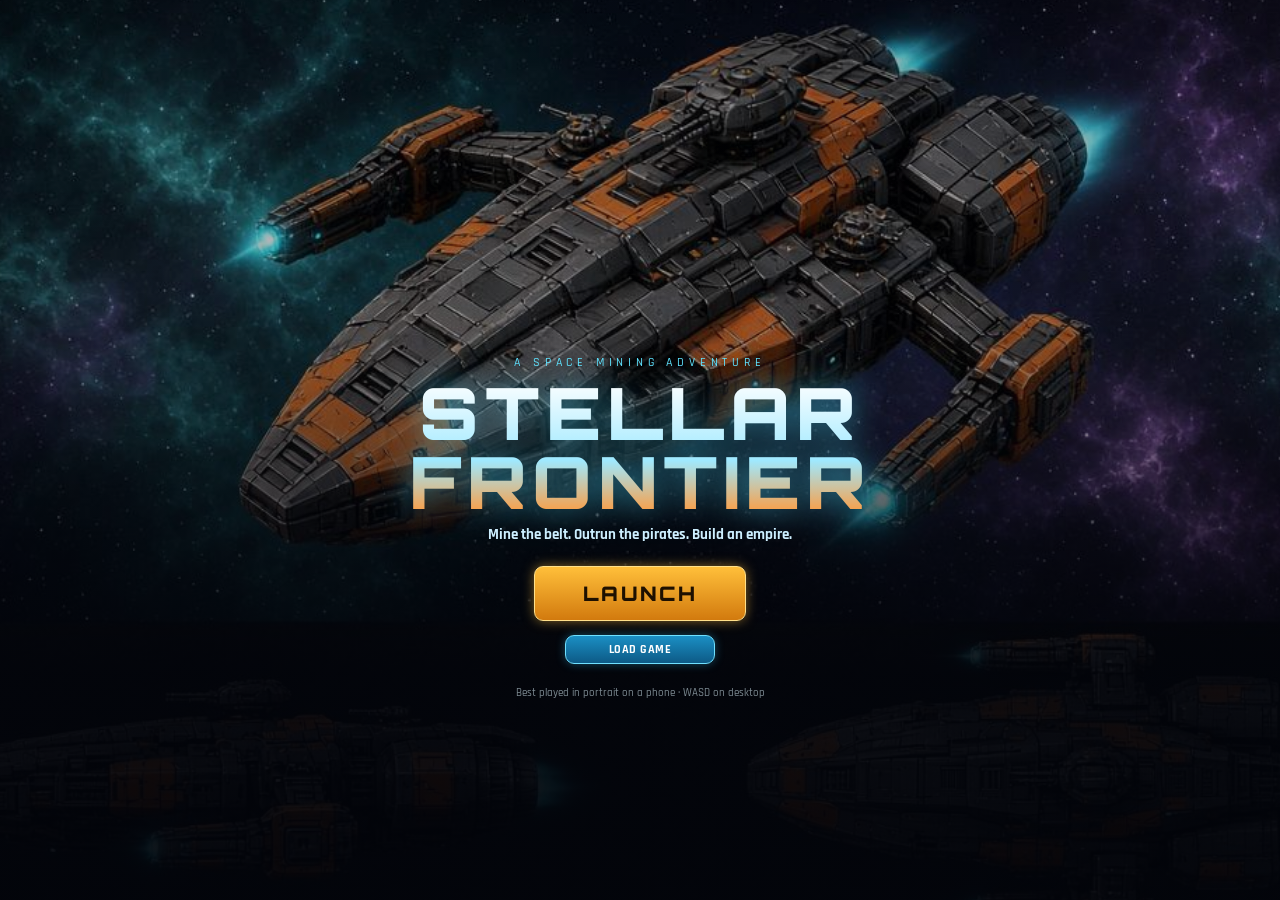
<file: index.html>
<!DOCTYPE html>
<html lang="en">
<head>
<meta charset="utf-8">
<meta name="viewport" content="width=device-width, initial-scale=1, maximum-scale=1, user-scalable=no, viewport-fit=cover">
<meta name="theme-color" content="#03060d">
<meta name="apple-mobile-web-app-capable" content="yes">
<meta name="mobile-web-app-capable" content="yes">
<title>Stellar Frontier</title>
<link rel="preload" href="fonts/rajdhani-latin-600-normal.woff2" as="font" type="font/woff2" crossorigin>
<link rel="stylesheet" href="style.css?v=16">
<link rel="icon" href="data:,">
<script type="importmap">{ "imports": { "three": "./vendor/three.module.js" } }</script>
</head>
<body>
<div id="app">
  <canvas id="c"></canvas>
  <div id="floats"></div>
  <div id="hud">
    <div id="hurt"></div>
    <div id="topbar">
      <button id="btnSettings" class="hexbtn" aria-label="Settings"><svg viewBox="0 0 24 24"><path fill="currentColor" d="M19.4 13a7.6 7.6 0 0 0 0-2l2.1-1.6-2-3.5-2.5 1a7.4 7.4 0 0 0-1.7-1L15 3h-4l-.4 2.7a7.4 7.4 0 0 0-1.7 1l-2.5-1-2 3.5L6.6 11a7.6 7.6 0 0 0 0 2l-2.1 1.6 2 3.5 2.5-1a7.4 7.4 0 0 0 1.7 1L11 21h4l.4-2.7a7.4 7.4 0 0 0 1.7-1l2.5 1 2-3.5zM13 15.5A3.5 3.5 0 1 1 13 8.5a3.5 3.5 0 0 1 0 7z"/></svg></button>
      <div id="lvlPanel" class="panel">
        <div class="badge"><span id="lvlNum">1</span></div>
        <div class="lvlInfo"><div id="lvlTitle">ROOKIE MINER</div><div class="bar"><i id="xpFill"></i><span id="xpText"></span></div></div>
        <button id="spChip" aria-label="Skill points">0<small>SP</small></button>
      </div>
      <button id="credPanel" class="panel"><svg viewBox="0 0 24 24" class="ico"><path d="M12 2l6 6-6 14-6-14z" fill="#d9f3ff" stroke="#7fd7ff" stroke-width="1"/></svg><span id="credits">0</span><b>+</b></button>
    </div>
    <div id="radarWrap"><canvas id="radar" width="140" height="140" aria-label="Radar: tap for galaxy map"></canvas><button id="btnMap" aria-label="Galaxy map">MAP</button><button id="sectorName"></button>
      <div id="heatWrap"><span>PIRATE HEAT</span><div class="bar heat"><i id="heatFill"></i></div></div>
      <button id="libWrap" aria-label="Liberation stages"><div id="stagePips"></div><span id="libLbl">LIBERATION 0%</span><div class="bar lib"><i id="libFill"></i></div><small id="libObj"></small></button>
    </div>
    <div id="abilities"></div>
    <div id="notify"><!-- v7: one flow column, so status lines stack instead of overlapping -->
      <div id="bossBar"><div class="bbHead"><span id="bossName">☠</span><em id="bossPhase"></em></div><div class="bar"><i id="bossFill"></i><b id="bossShield"></b></div><div id="bossParts"></div></div>
      <div id="battleTag"><b id="btTitle"></b><div class="tug"><i id="btA"></i><i id="btD"></i></div><small>Destroy either side to tip the battle · they ignore you unless you attack</small></div>
      <div id="banner"></div>
      <div id="bossWarn"></div>
      <div id="hazWarn"><b id="hzIcon"></b><span id="hzText"></span><div class="bar"><i id="hzFill"></i></div></div>
    </div>
    <div id="dmgDir"></div>
    <div id="leftCol">
      <button id="questCard" class="panel">
        <div class="qhead">◈ ACTIVE QUEST</div>
        <div id="qTitle">MINERAL HARVEST</div><div id="qDesc">Collect ore</div>
        <div class="qrow"><div class="bar"><i id="qFill"></i></div><span id="qNum"></span></div>
      </button>
      <button id="btnFactory" class="panel sidebtn"><svg viewBox="0 0 32 32"><path fill="none" stroke="currentColor" stroke-width="1.6" d="M3 28V14l7 4v-4l7 4v-4l7 4V5h4v23zM3 28h26M8 23h3M15 23h3M22 23h3"/></svg><span>FACTORY</span><div class="mini"><i id="facFill"></i></div></button>
      <button id="btnUpgrades" class="panel sidebtn"><svg viewBox="0 0 32 32"><path fill="none" stroke="currentColor" stroke-width="1.6" d="M16 4l3 6 7 1-5 5 1 7-6-3-6 3 1-7-5-5 7-1z"/><path stroke="currentColor" stroke-width="1.6" d="M16 27v3M10 29h12"/></svg><span>UPGRADES</span></button>
      <button id="btnMissions" class="panel sidebtn"><svg viewBox="0 0 32 32"><path fill="none" stroke="currentColor" stroke-width="1.6" d="M8 4h16v24H8zM12 10h8M12 15h8M12 20h5"/></svg><span>MISSIONS</span></button>
    </div>
    <button id="btnTrade" class="panel">⚖ TRADER<small>Liberated-sector stock</small></button>
    <div id="dockTag">◆ DOCKED · CARGO SOLD · HULL REPAIRING</div>
    <div id="toasts" aria-live="polite"></div>
    <div id="homeArrow"><i>➤</i><span></span></div>
    <div id="wpArrow"><i>➤</i><span></span></div>
    <div id="libNotice" class="hidden"></div>
    <div id="hint">Drag low to fly · drag high to look · pinch to zoom</div>
    <div id="cargoPanel" class="panel">
      <div class="cargoMain"><div class="lbl">CARGO</div><div id="cargoNum">0 / 40</div><div class="bar"><i id="cargoFill"></i></div>
        <div class="hull"><span>HULL</span><div class="bar"><b class="ghost" id="hullGhost"></b><i id="hullFill"></i></div></div>
        <div class="hull sh"><span>SHIELD</span><div class="bar"><b class="ghost" id="shGhost"></b><i id="shFill"></i></div></div>
        <div class="hull en"><span>ENERGY</span><div class="bar"><i id="enFill"></i></div></div></div>
      <div class="cargoSide"><svg viewBox="0 0 32 32"><path fill="none" stroke="#5fe3ff" stroke-width="1.6" d="M16 3l11 6v14l-11 6-11-6V9zM5 9l11 6 11-6M16 15v14"/></svg><div id="cargoType">EMPTY</div></div>
    </div>
    <div id="joy"><div class="ring"></div><span class="ar u">▲</span><span class="ar d">▼</span><span class="ar l">◀</span><span class="ar r">▶</span><div id="joyKnob"></div></div>
    <button id="btnStation" class="hexbtn big"><svg viewBox="0 0 32 32"><path fill="none" stroke="currentColor" stroke-width="1.8" d="M16 3v26M9 10h14M6 16h20M11 22h10M16 3l3 4h-6z"/><circle cx="16" cy="16" r="3" fill="currentColor"/></svg><span id="stationLbl">STATION</span></button>
    <div id="fps"></div>
  </div>
  <div id="modal" class="hidden">
    <div class="sheet">
      <div class="mhead"><h3 id="modalTitle"></h3><div id="modalCredits"></div><button id="modalClose" aria-label="Close">✕</button></div>
      <div id="modalTabs"></div>
      <div id="modalBody"></div>
    </div>
  </div>
  <div id="title">
    <div class="bgart"></div>
    <div class="tcontent">
      <div class="logo"><small>A SPACE MINING ADVENTURE</small><h1>STELLAR<br>FRONTIER</h1></div>
      <p class="tag">Mine the belt. Outrun the pirates. Build an empire.</p>
      <div id="loadMsg">Building the sector…</div>
      <button id="btnPlay" class="btn gold hidden">LAUNCH</button>
      <button id="btnLoad" class="btn sm hidden">Load game</button>
      <button id="btnNew" class="btn sm ghost hidden">New game</button>
      <p class="tip">Best played in portrait on a phone · WASD on desktop</p>
    </div>
  </div>
  <noscript>This game needs JavaScript and WebGL.</noscript>
</div>
<script type="module" src="src/main.js?v=16"></script>
</body>
</html>
</file>
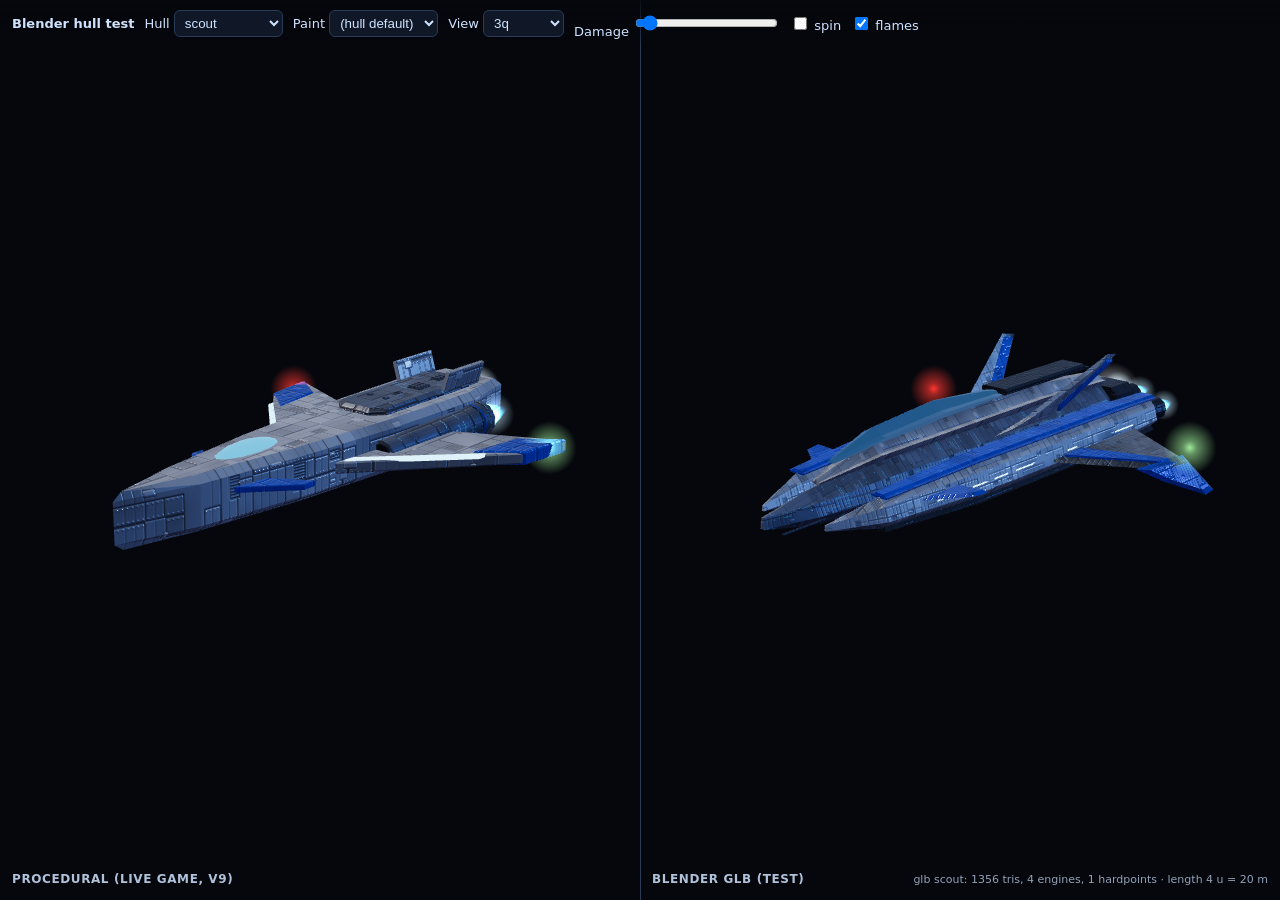
<file: blender-test.html>
<!doctype html>
<html lang="en"><head>
<link rel="icon" href="data:,"><meta charset="utf-8"><meta name="viewport" content="width=device-width,initial-scale=1">
<title>Stellar Frontier · Blender hull test</title>
<style>
html,body{margin:0;height:100%;background:#05070c;color:#cfe3ff;font:13px system-ui,sans-serif;overflow:hidden}
canvas{display:block;width:100vw;height:100vh}
#ui{position:fixed;left:0;right:0;top:0;display:flex;gap:10px;flex-wrap:wrap;align-items:center;padding:8px 12px;background:linear-gradient(#05070cdd,#05070c00)}
#ui select,#ui input,#ui button{background:#101827;color:#cfe3ff;border:1px solid #2a3b57;border-radius:6px;padding:4px 6px}
.lab{position:fixed;bottom:14px;font-weight:600;letter-spacing:.05em;text-transform:uppercase;font-size:12px;opacity:.85}
#l0{left:12px}#l1{left:calc(50% + 12px)}#st{position:fixed;right:12px;bottom:14px;font-size:11px;opacity:.7;text-align:right}
#div{position:fixed;left:50%;top:0;bottom:0;width:1px;background:#2a3b57}
</style>
<script type="importmap">{ "imports": { "three": "./vendor/three.module.js" } }</script>
</head><body>
<canvas id="c"></canvas><div id="div"></div>
<div id="ui">
 <b>Blender hull test</b>
 <label>Hull <select id="hull"><option>scout</option><option>interceptor</option><option>strike</option><option>bomber</option><option>corvette</option><option>gunship</option><option>engineer</option><option>explorer</option><option>frigate</option><option>destroyer</option><option>icarrier</option><option>cruiser</option><option>battlecruiser</option><option>fleetcarrier</option><option>dreadnought</option></select></label>
 <label>Paint <select id="paint"></select></label>
 <label>View <select id="view"><option>3q</option><option>concept</option><option>side</option><option>top</option><option>front</option><option>rear</option></select></label>
 <label>Damage <input id="dmg" type="range" min="0" max="1" step="0.05" value="0"></label>
 <label><input id="spin" type="checkbox"> spin</label>
 <label><input id="flames" type="checkbox" checked> flames</label>
</div>
<div class="lab" id="l0">Procedural (live game, v9)</div><div class="lab" id="l1">Blender glb (test)</div><div id="st">loading…</div>
<script type="module">
import * as THREE from 'three';
import { buildHull, schemeIds, HULLS } from './src/hulls.js?v=16';
import { GLB, preloadGlbHulls } from './src/glbhulls.js?v=16';
import { makeFlames } from './src/models.js?v=16';
import { ensureDamage, DMG_TIME } from './src/vfx.js?v=16';
const P = new URLSearchParams(location.search);
const cv = document.getElementById('c');
const renderer = new THREE.WebGLRenderer({ canvas: cv, antialias: true, preserveDrawingBuffer: true });
renderer.setPixelRatio(Math.min(2, devicePixelRatio)); renderer.toneMapping = THREE.ACESFilmicToneMapping; renderer.toneMappingExposure = 1.05; renderer.outputColorSpace = THREE.SRGBColorSpace;
renderer.setScissorTest(true);
function makeScene() { // same look as the game: gradient-nebula PMREM env + sun key + rim
  const s = new THREE.Scene(); s.background = new THREE.Color(0x05070c);
  const envScene = new THREE.Scene();
  const em = new THREE.ShaderMaterial({ side: THREE.BackSide, vertexShader: 'varying vec3 vP; void main(){ vP=normalize(position); gl_Position=projectionMatrix*modelViewMatrix*vec4(position,1.0);}',
    fragmentShader: 'varying vec3 vP; void main(){ float t=vP.y*0.5+0.5; vec3 c=mix(vec3(0.05,0.03,0.08),vec3(0.35,0.5,0.8),t); c+=vec3(1.4,0.9,0.6)*pow(max(0.0,dot(vP,normalize(vec3(-0.5,0.8,0.4)))),12.0); c+=vec3(0.2,0.5,1.0)*pow(max(0.0,dot(vP,normalize(vec3(0.7,0.2,-0.7)))),6.0)*0.6; gl_FragColor=vec4(c,1.0);}' });
  envScene.add(new THREE.Mesh(new THREE.SphereGeometry(10, 32, 16), em));
  const pm = new THREE.PMREMGenerator(renderer); s.environment = pm.fromScene(envScene, 0.02).texture; s.environmentIntensity = 0.8; pm.dispose();
  const key = new THREE.DirectionalLight(0xfff1dc, 2.6); key.position.set(-5, 8, 4); s.add(key);
  const rim = new THREE.DirectionalLight(0x6fa6ff, 1.2); rim.position.set(6, 2, -7); s.add(rim);
  s.add(new THREE.AmbientLight(0x31405a, 0.6)); return s;
}
const L = [{ scene: makeScene() }, { scene: makeScene() }];
const cam = new THREE.PerspectiveCamera(32, 1, 0.05, 5000);
const paintSel = document.getElementById('paint');
const paints = ['(hull default)', ...schemeIds()]; for (const p of paints) { const o = document.createElement('option'); o.textContent = p; paintSel.appendChild(o); }
const $ = (id) => document.getElementById(id);
for (const k of ['hull', 'paint', 'view', 'dmg']) if (P.get(k)) $(k).value = P.get(k);
if (P.get('spin') === '1') $('spin').checked = true; if (P.get('flames') === '0') $('flames').checked = false;
GLB.enabled = true; await preloadGlbHulls();
const st = $('st');
function build() {
  const id = $('hull').value, paint = $('paint').value, opts = paint.startsWith('(') ? {} : { scheme: paint };
  for (let i = 0; i < 2; i++) {
    const S = L[i]; if (S.obj) S.scene.remove(S.obj);
    const b = buildHull(id, { ...opts, glb: i === 1 ? undefined : false, turrets: P.get('enemy') === '1' ? 'enemy' : undefined }); const o = b.group;
    if ($('flames').checked) { const fl = makeFlames(b.engines, b.engColor); o.add(fl.group); S.fl = fl; } else S.fl = null;
    S.D = ensureDamage(o); S.obj = o; S.b = b; S.scene.add(o);
  }
  const g = L[1].obj.userData.glb, c = GLB.cache[id];
  st.textContent = (g ? `glb ${id}: ${c.tris} tris, ${c.engines.length} engines, ${c.hard.length} hardpoints` : `glb ${id} FAILED → procedural fallback (${GLB.failed[id] || 'not loaded'})`) + ` · length ${HULLS[id].len} u = ${HULLS[id].len * 5} m`;
  window.BT.ready = true;
}
window.BT = { GLB, L, build, ready: false };
for (const k of ['hull', 'paint', 'flames']) $(k).onchange = build;
build();
const CV = { scout: [0.55, 0.5, 0.72], interceptor: [0.55, 0.5, 0.72], strike: [0.55, 0.5, 0.72], bomber: [0.55, 0.5, 0.72], corvette: [0.55, 0.5, 0.72], gunship: [0.55, 0.5, 0.72], engineer: [0.55, 0.5, 0.72], explorer: [0.55, 0.5, 0.72], frigate: [0.82, 0.3, 0.5], destroyer: [0.82, 0.3, 0.5], icarrier: [0.72, 0.38, 0.6], cruiser: [0.8, 0.3, 0.52], battlecruiser: [0.85, 0.26, 0.48], fleetcarrier: [0.8, 0.3, 0.5], dreadnought: [0.85, 0.24, 0.48] };
const SOLO = P.get('solo') === '1'; if (SOLO) { for (const id of ['l1', 'st']) document.getElementById(id).style.display = 'none'; document.getElementById('div').style.display = 'none'; document.getElementById('l0').style.display = 'none'; document.getElementById('ui').style.display = 'none'; }
const VIEWS = { '3q': [0.85, 0.42, 1.0], side: [1, 0.08, 0.0001], top: [0.001, 1, 0.12], front: [0.35, 0.18, 1], rear: [0.55, 0.25, -1] };
let t0 = performance.now(), ang = 0;
function frame(now) {
  const dt = Math.min(0.05, (now - t0) / 1000); t0 = now; DMG_TIME.value += dt; if ($('spin').checked) ang += dt * 0.35;
  const w = innerWidth, h = innerHeight; if (cv.width !== Math.floor(w * renderer.getPixelRatio())) renderer.setSize(w, h, false);
  const H = HULLS[$('hull').value]; const R = Math.max(H.len, H.beam || 0) * 0.5;
  const v = new THREE.Vector3(...($('view').value === 'concept' ? CV[$('hull').value] : VIEWS[$('view').value])).normalize().applyAxisAngle(new THREE.Vector3(0, 1, 0), ang);
  const vw = SOLO ? w : w / 2; cam.aspect = vw / h; const dist = R / Math.sin(THREE.MathUtils.degToRad(cam.fov * 0.5)) * (cam.aspect < 1 ? 1.15 / cam.aspect : 1.05);
  cam.position.copy(v.multiplyScalar(dist)); cam.lookAt(0, 0, 0); cam.near = dist * 0.01; cam.far = dist * 10; cam.updateProjectionMatrix();
  const d = +$('dmg').value;
  for (let i = 0; i < 2; i++) { const S = L[i]; if (S.D) { S.D.U.uDmg.value = d; S.D.U.uFlick.value = d > 0.5 ? (Math.random() < 0.15 ? 0.2 : 0.9) : 1; }
    if (S.fl) { S.fl.mat.uniforms.uPower.value = 0.8; if (S.fl.mat.uniforms.uTime) S.fl.mat.uniforms.uTime.value = now / 1000; for (const f of S.fl.flames) { f.mesh.scale.set(1, 1, f.r * 3); f.core.scale.set(1, 1, f.r * 1.7); if (f.sprite) f.sprite.scale.setScalar(f.r * 3); } }
    if (SOLO && i === 0) continue; const x = SOLO ? 0 : i * w / 2; renderer.setViewport(x, 0, vw, h); renderer.setScissor(x, 0, vw, h); renderer.render(S.scene, cam); }
  requestAnimationFrame(frame);
}
requestAnimationFrame(frame);
</script></body></html>
</file>
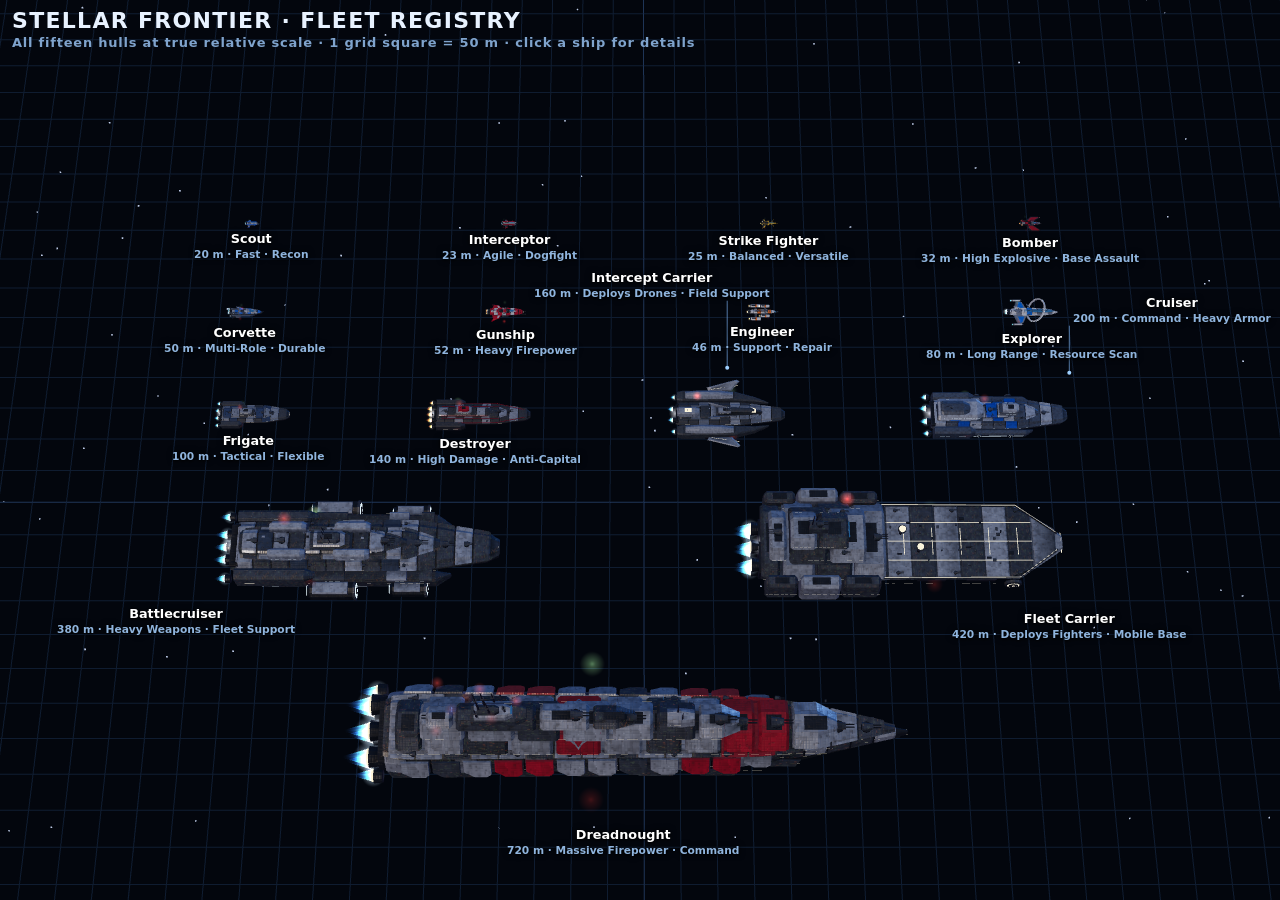
<file: lineup.html>
<!DOCTYPE html>
<html lang="en">
<head>
<link rel="icon" href="data:,">
<meta charset="utf-8">
<meta name="viewport" content="width=device-width, initial-scale=1">
<title>Stellar Frontier · Fleet Registry (true scale)</title>
<script type="importmap">{ "imports": { "three": "./vendor/three.module.js" } }</script>
<style>
  html,body{margin:0;height:100%;background:#03060d;color:#cfe3ff;font:600 13px/1.3 system-ui,sans-serif;overflow:hidden;-webkit-tap-highlight-color:transparent}
  canvas{display:block;width:100%;height:100%;touch-action:manipulation}
  #hdr{position:absolute;left:12px;top:8px;right:12px;letter-spacing:.1em;pointer-events:none}
  #hdr h1{margin:0;font-size:clamp(14px,2.2vw + 6px,22px);color:#e8f2ff;line-height:1.15}
  #hdr small{display:block;color:#7fa3cc;font-size:clamp(10px,.7vw + 7px,13px);letter-spacing:.06em;margin-top:2px}
  #cls{position:absolute;inset:0;pointer-events:none}
  #lead{position:absolute;inset:0;width:100%;height:100%;pointer-events:none}
  .lbl{position:absolute;left:0;top:0;text-align:center;white-space:nowrap;text-shadow:0 1px 3px #000,0 0 6px #000;pointer-events:auto;cursor:pointer;padding:1px 4px;border-radius:5px;box-sizing:border-box}
  .lbl:hover,.lbl.sel{background:rgba(40,80,140,.45);outline:1px solid #4f86c8}
  .lbl b{display:block;color:#fff;font-size:var(--fs1,12px)}.lbl i{display:block;font-style:normal;color:#8fb4dd;font-size:var(--fs2,10px)}
  .lbl.cat{white-space:normal;overflow:hidden}
  #card{position:fixed;left:50%;bottom:12px;transform:translateX(-50%);width:min(92vw,360px);box-sizing:border-box;padding:12px 14px;border-radius:12px;background:rgba(8,18,34,.94);border:1px solid #2f5d93;box-shadow:0 6px 24px #000a;display:none;z-index:5;cursor:pointer}
  #card h2{margin:0 0 2px;font-size:17px;color:#fff;letter-spacing:.06em}#card .r{color:#8fb4dd;font-size:12px}
  #card dl{display:grid;grid-template-columns:auto 1fr auto 1fr;gap:3px 10px;margin:8px 0 6px;font-size:12px}#card dt{color:#7fa3cc}#card dd{margin:0;color:#e8f2ff}
  #card p{margin:4px 0 0;font-size:12px;font-weight:500;color:#b9d0ee}#card .x{position:absolute;right:10px;top:8px;color:#7fa3cc;font-size:16px}
  #hint{position:absolute;right:10px;bottom:8px;color:#5f84b0;font-size:11px;pointer-events:none}
</style>
</head>
<body>
<canvas id="c"></canvas>
<svg id="lead"></svg>
<div id="hdr"><h1>STELLAR FRONTIER · FLEET REGISTRY</h1><small id="sub"></small></div>
<div id="cls"></div>
<div id="card"></div>
<div id="hint"></div>
<script type="module">
import * as THREE from 'three';
import { HULLS, HULL_IDS, UNIT_M, buildHull, FACTION_PAINT, PAINT_NAMES } from './src/hulls.js?v=16';
import { makeFlames, animateNavLights } from './src/models.js?v=16';
import { GLB, preloadGlbHulls, TEX, preloadTex, setTexRenderer } from './src/glbhulls.js?v=16';
import { skyEnv } from './src/shiplight.js?v=16';
if (GLB.enabled) { try { await preloadGlbHulls(); } catch (e) { /* procedural fallback */ } }
const q = new URLSearchParams(location.search); const mode = q.get('mode') || 'lineup';
const canvas = document.getElementById('c'); const R = new THREE.WebGLRenderer({ canvas, antialias: true, preserveDrawingBuffer: true });
R.toneMapping = THREE.ACESFilmicToneMapping; R.toneMappingExposure = 1.1; R.outputColorSpace = THREE.SRGBColorSpace; R.setPixelRatio(Math.min(2, devicePixelRatio));
const scene = new THREE.Scene(); scene.background = new THREE.Color(0x03060d);
scene.add(new THREE.HemisphereLight(0x9fc4ff, 0x2a1830, 0.75)); const key = new THREE.DirectionalLight(0xffe6c8, 2.6); key.position.set(-30, 60, 40); scene.add(key); const rim = new THREE.DirectionalLight(0x5aa0ff, 1.4); rim.position.set(40, 10, -60); scene.add(rim);
{ const es = new THREE.Scene(); es.add(new THREE.Mesh(new THREE.SphereGeometry(10, 24, 12), new THREE.ShaderMaterial({ side: THREE.BackSide, vertexShader: 'varying vec3 vP; void main(){ vP=normalize(position); gl_Position=projectionMatrix*modelViewMatrix*vec4(position,1.0);}', fragmentShader: 'varying vec3 vP; void main(){ float t=vP.y*0.5+0.5; vec3 c=mix(vec3(0.05,0.03,0.08),vec3(0.35,0.5,0.8),t); c+=vec3(1.4,0.9,0.6)*pow(max(0.0,dot(vP,normalize(vec3(-0.5,0.8,0.4)))),12.0); gl_FragColor=vec4(c,1.0);}' })));
  const pm = new THREE.PMREMGenerator(R); scene.environment = pm.fromScene(es, 0.02).texture; scene.environmentIntensity = 0.8; }
if (TEX.enabled) { setTexRenderer(R); try { await preloadTex('full'); } catch (e) { /* untextured fallback */ } scene.environment = skyEnv(R, null, 1.1); scene.environmentIntensity = 1.0; rim.intensity = 2.2; } // blender-tex: registry shows the full textured set
{ const g = new THREE.BufferGeometry(); const n = 2500, p = new Float32Array(n * 3); for (let i = 0; i < n; i++) { p[i * 3] = (Math.random() - 0.5) * 3000; p[i * 3 + 1] = -200 - Math.random() * 300; p[i * 3 + 2] = (Math.random() - 0.5) * 3000; } g.setAttribute('position', new THREE.BufferAttribute(p, 3)); scene.add(new THREE.Points(g, new THREE.PointsMaterial({ color: 0x9fb8ff, size: 1.6, sizeAttenuation: false }))); }
const camera = new THREE.PerspectiveCamera(30, 1, 1, 5000); const ships = []; const labels = []; window.READY = false;
const root = new THREE.Group(); scene.add(root); let grid = null;
function place(id, scheme, x, z, yaw = Math.PI / 2, tilt = 0) {
  const b = buildHull(id, { scheme, turrets: 'enemy', tex: 'full' }); const g = b.group; g.position.set(x, 0, z); g.rotation.set(tilt, yaw, 0, 'YXZ');
  const fl = makeFlames(b.engines, b.engColor); fl.mat.uniforms.uPower.value = 0.8; for (const f of fl.flames) { f.mesh.scale.set(1, 1, f.r * 3); f.core.scale.set(1, 1, f.r * 1.6); f.sprite.scale.setScalar(f.r * 3.2); } g.add(fl.group);
  root.add(g); const s = { g, b, fl, id }; ships.push(s); return s;
}
const fmt = (n) => n.toLocaleString('en-US');
const lbl = (o) => labels.push(o);
const hdr = document.getElementById('hdr'), sub = document.getElementById('sub'), box = document.getElementById('cls'), lead = document.getElementById('lead'), card = document.getElementById('card'), hint = document.getElementById('hint');
const small = () => Math.min(innerWidth, innerHeight) < 560; // phones (portrait or landscape)
// ---- detail card (tap a label or a hull)
function showCard(id) { const H = HULLS[id]; if (!H) return; document.querySelectorAll('.lbl').forEach((e) => e.classList.toggle('sel', e.dataset.id === id));
  card.innerHTML = `<span class="x">✕</span><h2>${H.name}</h2><div class="r">${H.cls[0].toUpperCase() + H.cls.slice(1)} class · ${H.role}</div>
  <dl><dt>Length</dt><dd>${fmt(H.len * UNIT_M)} m</dd><dt>Beam</dt><dd>${fmt(Math.round(H.beam * UNIT_M))} m</dd><dt>Scale</dt><dd>${(H.len / HULLS.scout.len).toFixed(H.len / HULLS.scout.len < 10 ? 1 : 0)}× Scout</dd><dt>Rank</dt><dd>${H.rank}</dd>
  <dt>Hull</dt><dd>${fmt(H.hp)}</dd><dt>Cargo</dt><dd>${fmt(H.cargo)}</dd><dt>Hardpoints</dt><dd>${H.slots}</dd><dt>Speed</dt><dd>×${H.speed}</dd></dl><p>${H.desc || ''}</p>`; card.style.display = 'block'; }
function hideCard() { card.style.display = 'none'; document.querySelectorAll('.lbl.sel').forEach((e) => e.classList.remove('sel')); }
card.addEventListener('click', hideCard);
box.addEventListener('click', (e) => { const el = e.target.closest('.lbl'); if (el) { e.stopPropagation(); card.style.display === 'block' && el.classList.contains('sel') ? hideCard() : showCard(el.dataset.id); } });
const ray = new THREE.Raycaster(); canvas.addEventListener('click', (e) => { if (mode === 'catalog') { const G = catGrid(); const i = Math.floor(e.clientX / G.cw) + Math.floor((e.clientY - G.top) / G.ch) * G.cols; return e.clientY > G.top && HULL_IDS[i] ? showCard(HULL_IDS[i]) : hideCard(); } if (mode !== 'lineup') return; const p = new THREE.Vector2(e.clientX / innerWidth * 2 - 1, -e.clientY / innerHeight * 2 + 1); ray.setFromCamera(p, camera);
  let best = null, bd = 1e9; for (const s of ships) { if (!s.id) continue; const h = ray.intersectObject(s.g, true)[0]; if (h && h.distance < bd) { bd = h.distance; best = s; } }
  if (!best) { // tiny hulls: nearest screen box within 24px
    for (const s of ships) { const r = s.sb; if (!r) continue; const dx = Math.max(r.l - e.clientX, 0, e.clientX - r.r), dy = Math.max(r.t - e.clientY, 0, e.clientY - r.b); const d = Math.hypot(dx, dy); if (d < 24 && d < bd) { bd = d; best = s; } } }
  best ? showCard(best.id) : hideCard(); });
// ---- screen-space helpers
const V = new THREE.Vector3(); const BX = new THREE.Box3();
function screenBox(obj) { if (obj.isBox3) BX.copy(obj); else BX.setFromObject(obj); const r = { l: 1e9, t: 1e9, r: -1e9, b: -1e9 }; for (let i = 0; i < 8; i++) { V.set(i & 1 ? BX.max.x : BX.min.x, i & 2 ? BX.max.y : BX.min.y, i & 4 ? BX.max.z : BX.min.z).project(camera);
  const x = (V.x * 0.5 + 0.5) * innerWidth, y = (-V.y * 0.5 + 0.5) * innerHeight; r.l = Math.min(r.l, x); r.r = Math.max(r.r, x); r.t = Math.min(r.t, y); r.b = Math.max(r.b, y); } return r; }
const hit = (a, b, m = 0) => a.l < b.r + m && a.r > b.l - m && a.t < b.b + m && a.b > b.t - m;
const ovl = (a, b) => Math.max(0, Math.min(a.r, b.r) - Math.max(a.l, b.l)) * Math.max(0, Math.min(a.b, b.b) - Math.max(a.t, b.t));
function rectGap(a, b) { const dx = Math.max(a.l - b.r, 0, b.l - a.r), dy = Math.max(a.t - b.b, 0, b.t - a.b); return Math.hypot(dx, dy); }
// fit the camera so the world box fills the free area (below the header) with a margin; keeps the 3/4 overhead view
function fitCamera(wb, dir, fill) { const top = hdr.getBoundingClientRect().bottom + 6; const W = innerWidth, H = innerHeight; const c = wb.getCenter(new THREE.Vector3()); const n = dir.clone().normalize();
  camera.aspect = W / H; camera.updateProjectionMatrix(); let d = wb.getSize(new THREE.Vector3()).length() * 2, ox = 0, oy = 0;
  const measure = () => { camera.position.copy(c).addScaledVector(n, d); camera.lookAt(c); camera.updateMatrixWorld(); camera.setViewOffset(W, H, ox, oy, W, H); return screenBox(wb); };
  for (let it = 0; it < 8; it++) { let r = measure(); d *= Math.max((r.r - r.l) / (W * fill[0]), (r.b - r.t) / ((H - top) * fill[1])); r = measure(); ox += (r.l + r.r) / 2 - W / 2; oy += (r.t + r.b) / 2 - (top + H) / 2; }
  measure(); }
// ---- label placement: each label is tried at spots around its hull, nearest first; hulls, the header, other labels and the screen edge are obstacles
function layoutLabels() { box.innerHTML = ''; lead.innerHTML = ''; const W = innerWidth, H = innerHeight; const sm = small();
  document.documentElement.style.setProperty('--fs1', (sm ? Math.max(10, Math.min(12, W / 34)) : Math.max(11, Math.min(14, W / 100))) + 'px'); document.documentElement.style.setProperty('--fs2', (sm ? 9.5 : Math.max(10, Math.min(12, W / 120))) + 'px');
  const els = labels.map((L) => { const e = document.createElement('div'); e.className = 'lbl'; e.dataset.id = L.id; e.innerHTML = `<b>${L.txt}</b>` + (L.keepSub ? `<i>${L.sub}</i>` : sm ? (L.subS ? `<i>${L.subS}</i>` : '') : L.role ? `<i>${L.subS} · ${L.role}</i>` : (L.sub ? `<i>${L.sub}</i>` : '')); box.appendChild(e); return e; });
  const hb = hdr.getBoundingClientRect(); const hr = { l: hb.left, t: 0, r: hb.left + Math.max(...[...hdr.children].map((c) => c.getBoundingClientRect().width)), b: hb.bottom };
  const shipR = ships.map((s) => { s.sb = screenBox(s.g); return s.sb; });
  const placed = [hr]; const M = 3; let svg = '';
  // big hulls first is wrong: small ones have least room. Place in order of screen size, smallest first.
  const order = labels.map((L, i) => i).sort((a, b) => { const A = labels[a].ship ? labels[a].ship.sb : null, B = labels[b].ship ? labels[b].ship.sb : null; return (A ? (A.r - A.l) * (A.b - A.t) : 0) - (B ? (B.r - B.l) * (B.b - B.t) : 0); });
  for (const i of order) { const L = labels[i], e = els[i]; const w = e.offsetWidth, h = e.offsetHeight; const a = L.ship ? L.ship.sb : (() => { V.copy(L.v).project(camera); const x = (V.x * 0.5 + 0.5) * W, y = (-V.y * 0.5 + 0.5) * H; return { l: x, r: x, t: y, b: y }; })();
    const ax = (a.l + a.r) / 2, ay = (a.t + a.b) / 2; let best = null, bc = 1e18;
    const tryAt = (x, y) => { const r = { l: x, t: y, r: x + w, b: y + h }; if (r.l < 2 || r.t < 2 || r.r > W - 2 || r.b > H - 2) return; let pen = 0;
      for (const p of placed) if (hit(r, p, M)) return; for (const s of shipR) pen += ovl(r, { l: s.l - 2, t: s.t - 2, r: s.r + 2, b: s.b + 2 });
      const g = rectGap(r, a); const cx = (r.l + r.r) / 2 - ax; const cost = g * g * 1.0 + pen * 40 + (L.ship && r.t > a.b - 1 ? 0 : 30) + Math.abs(cx) * 0.15; if (cost < bc) { bc = cost; best = r; } };
    // preferred: centred directly below / above, then a ring search
    tryAt(ax - w / 2, a.b + 2); tryAt(ax - w / 2, a.t - h - 2); tryAt(a.r + 4, ay - h / 2); tryAt(a.l - w - 4, ay - h / 2);
    if (!best || bc > 400) { const step = 5; for (let ry = -170; ry <= 170; ry += step) for (let rx = -200; rx <= 200; rx += step) tryAt(ax - w / 2 + rx, (ry >= 0 ? a.b + 2 : a.t - h - 2) + ry); }
    if (!best) { // nowhere free: least overlap on screen
      let bo = 1e18; for (let y = 2; y < H - h - 2; y += 6) for (let x = 2; x < W - w - 2; x += 6) { const r = { l: x, t: y, r: x + w, b: y + h }; let o = 0; for (const p of placed) o += ovl(r, p); o = o * 1000 + rectGap(r, a); if (o < bo) { bo = o; best = r; } } }
    e.style.transform = `translate(${Math.round(best.l)}px,${Math.round(best.t)}px)`; placed.push(best); L.rect = best;
    const g = rectGap(best, a); if (L.ship && g > 7) { // leader line from the hull to the nearest edge of the label
      const px = Math.min(Math.max(ax, best.l + 4), best.r - 4), py = ay < best.t ? best.t : ay > best.b ? best.b : (best.t + best.b) / 2; const ex = ax < best.l ? best.l : ax > best.r ? best.r : px;
      const qx = Math.min(Math.max(ex, a.l), a.r), qy = Math.min(Math.max(py, a.t), a.b);
      svg += `<line x1="${qx.toFixed(1)}" y1="${qy.toFixed(1)}" x2="${ex.toFixed(1)}" y2="${py.toFixed(1)}" stroke="#6f9fd8" stroke-opacity=".75" stroke-width="1"/><circle cx="${qx.toFixed(1)}" cy="${qy.toFixed(1)}" r="2" fill="#9fd0ff"/>`; } }
  lead.setAttribute('viewBox', `0 0 ${W} ${H}`); lead.innerHTML = svg; }
let layout = () => {};
if (mode === 'lineup') {
  // rows like the sheet, every hull at true scale, noses pointing right. On a portrait phone the whole lineup turns 90° (noses up) so the 720 m Dreadnought runs down the long side of the screen.
  const rows = [['scout', 'interceptor', 'strike', 'bomber'], ['corvette', 'gunship', 'engineer', 'explorer'], ['frigate', 'destroyer', 'icarrier', 'cruiser'], ['battlecruiser', 'fleetcarrier'], ['dreadnought']];
  // hulls keep true scale; only the spacing between them flexes to the screen so every label has room next to its ship
  const rowS = rows.map((row) => row.map((id) => { const H = HULLS[id]; const sh = place(id, undefined, 0, 0); lbl({ id, ship: sh, txt: H.name, sub: `${fmt(H.len * UNIT_M)} m · ${H.role}`, subS: `${fmt(H.len * UNIT_M)} m`, role: H.role }); return sh; }));
  const rowLen = rows.map((row) => row.reduce((w, id) => w + HULLS[id].len, 0)); const rowBeam = rows.map((row) => Math.max(...row.map((id) => HULLS[id].beam)));
  grid = new THREE.GridHelper(1000, 100, 0x1e3456, 0x0f1c30); grid.position.y = -12; scene.add(grid);
  layout = () => { const W = innerWidth, H = innerHeight, top = hdr.getBoundingClientRect().bottom + 6, sm = small(); const asp = W / (H - top);
    sub.textContent = sm ? 'All 15 hulls at true scale · grid = 50 m · tap a ship' : 'All fifteen hulls at true relative scale · 1 grid square = 50 m · click a ship for details';
    const Wt = Math.max(...rowLen.map((l, i) => l + (rows[i].length - 1) * 14)); // the Dreadnought row sets the width
    const sumB = rowBeam.reduce((a, b) => a + b, 0); const Dt = Wt / asp * (asp < 0.8 ? 0.8 : 0.9); const zg = Math.min(asp < 0.8 ? 90 : 40, Math.max(sm ? 16 : 24, (Dt - sumB) / (rows.length - 1)));
    const D = sumB + zg * (rows.length - 1); const Wx = Math.max(Wt, D * asp * 0.94); // height-limited screens: use the spare width
    let z = 0; rows.forEach((row, ri) => { const gap = row.length > 1 ? Math.min(Wx * 0.3, Math.max(14, (Wx - rowLen[ri]) / (row.length - 1))) : 0; const rw = rowLen[ri] + gap * (row.length - 1); let x = -rw / 2; z += rowBeam[ri] / 2;
      row.forEach((id, k) => { const L = HULLS[id].len; rowS[ri][k].g.position.set(x + L / 2, 0, z); x += L + gap; }); z += rowBeam[ri] / 2 + zg; });
    root.position.set(0, 0, -(z - zg) / 2); root.updateMatrixWorld(true);
    fitCamera(new THREE.Box3().setFromObject(root), new THREE.Vector3(0, 0.94, 0.34), asp < 0.8 ? [0.9, 0.88] : sm ? [0.84, 0.8] : [0.86, 0.82]);
    renderNow(); layoutLabels(); };
} else if (mode === 'factions') {
  const ids = (q.get('hulls') || 'strike,gunship,frigate').split(','); const facs = ['federation', 'crimson', 'eclipse', 'iron', 'void', 'ashen'];
  const gap = 10, rowW = ids.reduce((w, id) => w + HULLS[id].len, 0) + gap * (ids.length - 1), rowS = Math.max(...ids.map((id) => HULLS[id].beam)) + 9; const x0 = -rowW / 2 + 12;
  facs.forEach((f, i) => { let x = x0; const z = i * rowS; ids.forEach((id) => { const H = HULLS[id]; const sid = FACTION_PAINT[f]; place(id, sid, x + H.len / 2, z, Math.PI / 2); x += H.len + gap; }); const LX = x0 - 22; const LZ = z - 2;
    lbl({ id: '', txt: PAINT_NAMES[FACTION_PAINT[f]], sub: f === 'federation' ? 'friendly patrols' : f + ' faction', keepSub: true, v: new THREE.Vector3(LX, 0, LZ) }); });
  layout = () => { const W = rowW + 70, D = facs.length * rowS + 6, zc = (facs.length - 1) * rowS / 2; const asp = innerWidth / innerHeight; const tf = 2 * Math.tan(THREE.MathUtils.degToRad(15)); const need = Math.max(D / tf, W / asp / tf) * 1.08;
    camera.clearViewOffset(); camera.aspect = asp; camera.updateProjectionMatrix(); camera.position.set(-6, need * 0.94, zc + need * 0.34); camera.lookAt(-6, 0, zc + 2); camera.updateMatrixWorld(); sub.textContent = 'Faction paint schemes';
    renderNow(); layoutLabels(); };
} else if (mode === 'catalog') {
  const cs = HULL_IDS.map((id) => { const s = place(id, q.get('scheme') || undefined, 0, 0, 2.35, 0); s.g.visible = false; return s; });
  layout = () => { sub.textContent = 'Each hull framed on its own (not to scale) · tap a hull for details'; renderNow(); };
} else { const id = q.get('hull') || 'dreadnought'; const H = HULLS[id]; place(id, q.get('scheme') || undefined, 0, 0, 2.3, 0); layout = () => { const d = H.len * 1.25; camera.clearViewOffset(); camera.aspect = innerWidth / innerHeight; camera.updateProjectionMatrix(); camera.position.set(d * 0.55, d * 0.5, d * 0.75); camera.lookAt(0, 0, 0); hdr.style.display = 'none'; }; }
// catalog grid: 3 columns on a portrait phone, 4 on squarer screens, 5 on wide ones; every cell frames its hull for the cell's own aspect
function catGrid() { const W = innerWidth, H = innerHeight, asp = W / H; const cols = asp < 0.8 ? 3 : asp < 1.45 ? 4 : 5, rows = Math.ceil(HULL_IDS.length / cols); const top = Math.ceil(hdr.getBoundingClientRect().bottom + 4); return { W, H, cols, rows, top, cw: W / cols, ch: (H - top) / rows }; }
function renderCatalog() { const G = catGrid(); R.setScissorTest(true); R.setClearColor(0x03060d); R.setViewport(0, 0, G.W, G.H); R.setScissor(0, 0, G.W, G.H); R.clear();
  const lh = small() ? 30 : 36; camera.clearViewOffset();
  ships.forEach((s, i) => { ships.forEach((o) => (o.g.visible = o === s)); const c = i % G.cols, r = Math.floor(i / G.cols); const x = c * G.cw, y = G.H - G.top - (r + 1) * G.ch + lh; const vh = G.ch - lh; R.setViewport(x, y, G.cw, vh); R.setScissor(x, y, G.cw, vh);
    const H = HULLS[HULL_IDS[i]]; const ca = G.cw / vh; camera.aspect = ca; camera.updateProjectionMatrix(); const d = H.len * 1.65 * Math.max(1, 1.5 / ca); camera.position.set(d * 0.62, d * 0.62, d * 0.7); camera.lookAt(0, 0, 0); R.render(scene, camera); });
  R.setScissorTest(false); ships.forEach((o) => (o.g.visible = false)); }
function catLabels() { const G = catGrid(); const sm = small(); lead.innerHTML = '';
  document.documentElement.style.setProperty('--fs1', (sm ? 11 : 12) + 'px'); document.documentElement.style.setProperty('--fs2', (sm ? 9.5 : 10) + 'px');
  box.innerHTML = HULL_IDS.map((id, i) => { const H = HULLS[id]; const c = i % G.cols, r = Math.floor(i / G.cols); const lh = sm ? 30 : 36; return `<div class="lbl cat" data-id="${id}" style="width:${Math.floor(G.cw - 6)}px;height:${lh - 2}px;transform:translate(${Math.round(c * G.cw + 3)}px,${Math.round(G.top + (r + 1) * G.ch - lh)}px)"><b>${H.name}</b><i>${fmt(H.len * UNIT_M)} m${sm ? '' : ' · ' + H.role}</i></div>`; }).join(''); }
function renderNow() { if (mode === 'catalog') renderCatalog(); else R.render(scene, camera); }
function resize() { const w = innerWidth, h = innerHeight; R.setSize(w, h, false); camera.aspect = w / h; camera.updateProjectionMatrix(); layout(); if (mode === 'catalog') catLabels(); }
let rt = 0; addEventListener('resize', () => { clearTimeout(rt); rt = setTimeout(resize, 60); }); resize();
// labels are laid out once per resize (the hulls do not move); the frame loop only animates engines and nav lights
let t = 0; function frame() { t += 1 / 60; for (const s of ships) { s.fl.mat.uniforms.uTime.value = t; animateNavLights(s.g, t); } renderNow(); window.READY = true; if (!q.get('still')) requestAnimationFrame(frame); }
frame();
</script>
</body>
</html>
</file>
<file: style.css>
@font-face{font-family:"Rajdhani";font-weight:500;font-display:swap;src:url(fonts/rajdhani-latin-500-normal.woff2) format("woff2")}
@font-face{font-family:"Rajdhani";font-weight:600;font-display:swap;src:url(fonts/rajdhani-latin-600-normal.woff2) format("woff2")}
@font-face{font-family:"Rajdhani";font-weight:700 900;font-display:swap;src:url(fonts/rajdhani-latin-700-normal.woff2) format("woff2")}
@font-face{font-family:"Orbitron";font-weight:700;font-display:swap;src:url(fonts/orbitron-latin-700-normal.woff2) format("woff2")}
@font-face{font-family:"Orbitron";font-weight:800 900;font-display:swap;src:url(fonts/orbitron-latin-900-normal.woff2) format("woff2")}
:root{--cy:#5fe3ff;--cy2:rgba(95,227,255,.55);--panel:rgba(6,16,28,.72);--gold:#ffc94d;--red:#ff4d5e;--sat:env(safe-area-inset-top,0px);--sab:env(safe-area-inset-bottom,0px);}
*{box-sizing:border-box;-webkit-tap-highlight-color:transparent;user-select:none;-webkit-user-select:none}
html,body{margin:0;height:100%;background:#03060d;overflow:hidden;font-family:"Rajdhani","Segoe UI",Roboto,"Helvetica Neue",Arial,sans-serif;color:#dff6ff;touch-action:none;overscroll-behavior:none}
#app{position:fixed;inset:0}
#c{position:absolute;inset:0;width:100%;height:100%;display:block;touch-action:none}
button{font-family:inherit;color:inherit;border:0;background:none;cursor:pointer;padding:0}
.panel{background:var(--panel);border:1.5px solid var(--cy2);border-radius:10px;box-shadow:0 0 12px rgba(60,200,255,.25),inset 0 0 14px rgba(60,200,255,.08);backdrop-filter:blur(3px);-webkit-backdrop-filter:blur(3px)}
.bar{position:relative;height:8px;background:rgba(0,0,0,.55);border-radius:5px;overflow:hidden;border:1px solid rgba(95,227,255,.25)}
.bar i{position:absolute;left:0;top:0;bottom:0;width:0;background:linear-gradient(90deg,#1aa6e0,#6ff0ff);box-shadow:0 0 8px #3cf;transition:width .15s}
#hud{position:absolute;inset:0;pointer-events:none}
#hud button,#hud .panel{pointer-events:auto}
#topbar{position:absolute;top:calc(var(--sat) + 10px);left:10px;right:10px;display:flex;gap:8px;align-items:center}
.hexbtn{width:46px;height:46px;flex:none;display:grid;place-items:center;color:#e8fbff;background:var(--panel);border:1.5px solid var(--cy2);clip-path:polygon(25% 3%,75% 3%,98% 50%,75% 97%,25% 97%,2% 50%);box-shadow:0 0 10px rgba(60,200,255,.3)}
.hexbtn svg{width:24px;height:24px}
#btnSettings{border-radius:50%;clip-path:none}
#lvlPanel{flex:1;max-width:380px;display:flex;align-items:center;gap:8px;padding:5px 10px 5px 6px;min-width:0}
.badge{width:40px;height:40px;flex:none;display:grid;place-items:center;font-weight:800;font-size:20px;background:radial-gradient(#0d3550,#061420);border:2px solid var(--cy);clip-path:polygon(50% 0,100% 22%,100% 70%,50% 100%,0 70%,0 22%);text-shadow:0 0 8px var(--cy)}
.lvlInfo{flex:1;min-width:0}
#lvlTitle{font-size:12px;font-weight:700;letter-spacing:.08em;white-space:nowrap;overflow:hidden;text-overflow:ellipsis}
#lvlPanel .bar{height:12px;margin-top:3px}
#xpText{position:absolute;inset:0;font-size:9px;line-height:11px;text-align:center;color:#e8fbff;text-shadow:0 0 3px #000}
#credPanel{margin-left:auto;display:flex;align-items:center;gap:6px;padding:8px 10px;font-weight:800;font-size:18px;flex:none}
#credPanel .ico{width:18px;height:18px}
#credPanel b{color:var(--cy);margin-left:4px;padding-left:8px;border-left:1px solid var(--cy2);font-size:20px}
#radarWrap{position:absolute;top:calc(var(--sat) + 66px);right:10px;text-align:center;width:118px}
#radar{width:112px;height:112px;display:block;margin:0 auto;filter:drop-shadow(0 0 8px rgba(60,200,255,.45))}
#sectorName{font-size:10px;font-weight:700;letter-spacing:.1em;margin-top:2px;color:#9feaff;text-shadow:0 0 4px #000}
#sectorName.d1{color:#9fffd0}#sectorName.d2{color:#ffb070}#sectorName.d3{color:#ff6fa0}
#heatWrap{display:none;margin-top:3px;font-size:9px;letter-spacing:.12em;color:#ff9a8a}
#heatWrap.show{display:block}
.bar.heat{width:110px;height:6px;margin:2px auto 0}
.bar.heat i{background:linear-gradient(90deg,#ffb03a,#ff304a);box-shadow:0 0 8px #f43}
#bossBar{position:absolute;top:calc(var(--sat) + 245px);left:50%;transform:translateX(-50%);width:min(70vw,360px);text-align:center;display:none;font-size:11px;font-weight:800;letter-spacing:.1em;color:#ff7ad9;text-shadow:0 0 6px #f0a}
#bossBar.show{display:block}
#bossBar .bar{height:10px;margin-top:3px}#bossBar .bar i{background:linear-gradient(90deg,#c0187a,#ff4dd8);box-shadow:0 0 10px #f3c}
#leftCol{position:absolute;left:10px;top:calc(var(--sat) + 68px);display:flex;flex-direction:column;gap:9px;align-items:flex-start;width:min(42vw,215px)}
#questCard{width:100%;text-align:left;padding:8px 10px}
.qhead{font-size:10px;color:var(--cy);letter-spacing:.12em;font-weight:700;padding-bottom:4px;border-bottom:1px solid rgba(95,227,255,.2);margin-bottom:5px}
#qTitle{font-weight:800;font-size:13px;letter-spacing:.04em}
#qDesc{font-size:11px;opacity:.85;margin:2px 0 6px;line-height:1.2}
.qrow{display:flex;align-items:center;gap:6px}.qrow .bar{flex:1}
#qNum{font-size:11px;font-weight:700;white-space:nowrap}
#questCard.done{border-color:var(--gold);box-shadow:0 0 16px rgba(255,200,80,.5);animation:pulse 1s infinite alternate}
#questCard.done #qNum{color:var(--gold)}#questCard.done .bar i{background:linear-gradient(90deg,#ffb020,#ffe58a)}
@keyframes pulse{to{box-shadow:0 0 26px rgba(255,200,80,.85)}}
.sidebtn{width:66px;height:62px;display:flex;flex-direction:column;align-items:center;justify-content:center;gap:2px;font-size:9px;font-weight:800;letter-spacing:.06em;position:relative}
.sidebtn svg{width:26px;height:26px;color:#bff3ff}
.sidebtn .mini{position:absolute;left:6px;right:6px;bottom:4px;height:3px;background:rgba(0,0,0,.5);border-radius:2px;overflow:hidden}
.sidebtn .mini i{position:absolute;left:0;top:0;bottom:0;background:var(--gold)}
.sidebtn.alert{border-color:var(--gold)}
.sidebtn.alert::after{content:"!";position:absolute;top:-6px;right:-6px;width:18px;height:18px;border-radius:50%;background:var(--gold);color:#201000;font-size:12px;line-height:18px;text-align:center;font-weight:900;box-shadow:0 0 8px var(--gold)}
#cargoPanel{position:absolute;left:10px;bottom:calc(var(--sab) + 12px);width:min(60vw,300px);display:flex;padding:8px 10px;gap:10px}
.cargoMain{flex:1;min-width:0}
.cargoMain .lbl{font-size:11px;color:var(--cy);letter-spacing:.14em;font-weight:700}
#cargoNum{font-size:20px;font-weight:800;line-height:1.1}
#cargoPanel .bar{height:9px;margin-top:3px}
#cargoPanel.full{border-color:var(--gold)}#cargoPanel.full #cargoFill{background:linear-gradient(90deg,#ff9a20,#ffd060)}
.hull{display:flex;align-items:center;gap:6px;margin-top:5px;font-size:9px;letter-spacing:.1em;color:#9fe}
.hull .bar{flex:1;height:6px;margin:0}
#hullFill{background:linear-gradient(90deg,#29d67a,#9dff7a)}#hullFill.low{background:linear-gradient(90deg,#ff304a,#ff8a50)}
.cargoSide{width:70px;text-align:center;font-size:9px;line-height:1.3;letter-spacing:.06em;border-left:1px solid rgba(95,227,255,.2);padding-left:8px}
.cargoSide svg{width:24px;height:24px}
#joy{position:absolute;right:26px;bottom:calc(var(--sab) + 108px);width:calc(124px * var(--js,1));height:calc(124px * var(--js,1));border-radius:50%;pointer-events:auto;touch-action:none;transform:none}
#joy.live{right:auto;bottom:auto;transform:translate(-50%,-50%)}
#joy .ring{position:absolute;inset:0;border-radius:50%;border:2px solid var(--cy2);background:radial-gradient(circle,rgba(20,60,90,.35),rgba(4,14,26,.55));box-shadow:0 0 14px rgba(60,200,255,.35),inset 0 0 20px rgba(60,200,255,.15)}
#joy .ring::after{content:"";position:absolute;inset:calc(34px * var(--js,1));border-radius:50%;border:1.5px solid rgba(95,227,255,.35)}
#joy .ar{position:absolute;color:var(--cy);font-size:11px;opacity:.85}
.ar.u{top:6px;left:50%;transform:translateX(-50%)}.ar.d{bottom:6px;left:50%;transform:translateX(-50%)}.ar.l{left:7px;top:50%;transform:translateY(-50%)}.ar.r{right:7px;top:50%;transform:translateY(-50%)}
#joyKnob{position:absolute;left:50%;top:50%;width:calc(52px * var(--js,1));height:calc(52px * var(--js,1));border-radius:50%;transform:translate(-50%,-50%);background:radial-gradient(circle at 40% 35%,rgba(160,240,255,.55),rgba(30,120,170,.35));border:2px solid var(--cy);box-shadow:0 0 14px var(--cy)}
#btnStation{position:absolute;right:14px;bottom:calc(var(--sab) + 12px);width:82px;height:82px;flex-direction:column;display:flex;align-items:center;justify-content:center;gap:2px;font-size:10px;font-weight:800;letter-spacing:.06em}
#btnStation svg{width:30px;height:30px;color:var(--cy)}
#btnStation.docked{border-color:var(--gold);background:rgba(60,40,6,.75)}#btnStation.docked svg{color:var(--gold)}
#btnStation.auto{background:rgba(10,60,80,.85)}
#dockTag{position:absolute;bottom:calc(var(--sab) + 104px);left:10px;font-size:10px;font-weight:800;letter-spacing:.1em;color:var(--gold);text-shadow:0 0 6px #000;opacity:0;transition:opacity .3s}
#dockTag.show{opacity:1}
#homeArrow{position:absolute;left:0;top:0;display:none;color:#4dffb8;text-align:center;font-weight:800;font-size:10px;text-shadow:0 0 6px #000}
#homeArrow.show{display:block}
#homeArrow i{display:block;font-style:normal;font-size:26px;filter:drop-shadow(0 0 6px #4dffb8);line-height:26px}
#toasts{position:absolute;top:calc(var(--sat) + 290px);left:50%;transform:translateX(-50%);width:min(88vw,420px);display:flex;flex-direction:column;align-items:center;gap:6px}
.toast{background:rgba(6,16,28,.85);border:1px solid var(--cy2);border-radius:8px;padding:6px 12px;font-size:13px;font-weight:700;text-align:center;transition:opacity .4s,transform .4s;animation:tin .25s}
.toast.good{border-color:#4dffb8;color:#c9ffe9}.toast.warn{border-color:#ff6070;color:#ffd0d4}.toast.level{border-color:var(--gold);color:#ffe7a8;font-size:15px}
.toast.out{opacity:0;transform:translateY(-8px)}
@keyframes tin{from{opacity:0;transform:scale(.9)}}
#banner{position:absolute;top:42%;left:0;right:0;text-align:center;font-size:30px;font-weight:900;letter-spacing:.12em;opacity:0;transition:opacity .5s;text-shadow:0 0 18px var(--cy)}
#banner small{display:block;font-size:12px;letter-spacing:.3em;color:var(--cy)}#banner em{display:block;font-style:normal;font-size:12px;letter-spacing:.2em;opacity:.8}
#banner.show{opacity:1}#banner.d2,#banner.d3{text-shadow:0 0 18px #f35}#banner.d2 small,#banner.d3 small{color:#ff7a8a}
#hint{position:absolute;bottom:calc(var(--sab) + 245px);right:12px;max-width:180px;text-align:center;font-size:12px;font-weight:700;padding:6px 10px;border-radius:8px;background:rgba(6,16,28,.8);border:1px solid var(--cy2);animation:bob 1.2s infinite alternate;transition:opacity .4s}
#hint.gone{opacity:0}
@keyframes bob{to{transform:translateY(-5px)}}
#hurt{position:absolute;inset:0;box-shadow:inset 0 0 120px rgba(255,30,50,.0);opacity:0}
#hurt.on{animation:hurt .45s}
@keyframes hurt{0%{opacity:1;box-shadow:inset 0 0 120px rgba(255,30,50,.7)}100%{opacity:0}}
#fps{position:absolute;bottom:calc(var(--sab) + 2px);left:50%;transform:translateX(-50%);font-size:10px;opacity:.6}
#floats{position:absolute;inset:0;pointer-events:none;overflow:hidden}
.ftext{position:absolute;left:0;top:0;font-weight:900;white-space:nowrap;text-shadow:0 0 4px #000,0 0 8px rgba(0,0,0,.8);will-change:transform}
/* modal */
#modal{position:absolute;inset:0;background:rgba(0,4,10,.55);display:flex;align-items:flex-end;justify-content:center;z-index:40;animation:fadeIn .2s}
#modal.hidden{display:none}
.sheet{width:min(100%,540px);height:min(84vh,760px);background:linear-gradient(180deg,rgba(8,22,38,.96),rgba(4,10,20,.97));border:1.5px solid var(--cy2);border-bottom:0;border-radius:16px 16px 0 0;display:flex;flex-direction:column;box-shadow:0 0 30px rgba(60,200,255,.35);animation:up .22s ease-out;padding-bottom:var(--sab)}
@keyframes up{from{transform:translateY(40px);opacity:0}}
.mhead{display:flex;align-items:center;gap:10px;padding:14px 14px 8px}
.mhead h3{margin:0;flex:1;font-size:17px;letter-spacing:.1em;color:#e8fbff;text-shadow:0 0 8px var(--cy)}
#modalCredits{font-weight:800;display:flex;align-items:center;gap:4px}
#modalClose{width:36px;height:36px;border-radius:50%;border:1px solid var(--cy2);font-size:16px}
#modalTabs{display:flex;gap:4px;padding:0 10px 8px;overflow-x:auto;scrollbar-width:none}
#modalTabs button{flex:1;padding:8px 6px;font-size:12px;font-weight:800;letter-spacing:.05em;border-radius:8px;border:1px solid rgba(95,227,255,.25);background:rgba(0,0,0,.25);white-space:nowrap}
#modalTabs button.on{background:rgba(40,150,200,.35);border-color:var(--cy);box-shadow:0 0 10px rgba(60,200,255,.4)}
#modalBody{flex:1;overflow-y:auto;padding:4px 12px 20px;-webkit-overflow-scrolling:touch;touch-action:pan-y;user-select:none}
.card{background:rgba(10,30,50,.6);border:1px solid rgba(95,227,255,.22);border-radius:10px;padding:10px 12px;margin-bottom:9px}
.card h4{margin:0 0 3px;font-size:14px;letter-spacing:.04em}.card h4 small{opacity:.6;font-size:11px;margin-left:4px}
.card p{margin:2px 0;font-size:12px;opacity:.85;line-height:1.3}
.card.up{display:flex;align-items:center;gap:10px}
.upi{width:40px;height:40px;flex:none;display:grid;place-items:center;font-size:22px;border-radius:9px;background:rgba(0,0,0,.35);border:1px solid rgba(95,227,255,.3);color:var(--cy)}
.upt{flex:1;min-width:0}.upt b{color:#9dffcf}
.bar.thin{height:4px;margin-top:5px}
.row{display:flex;align-items:center;justify-content:space-between;gap:8px}
.card.row span{font-size:14px;font-weight:700}
h5{margin:14px 2px 6px;font-size:11px;letter-spacing:.2em;color:var(--cy)}
.btn{display:inline-flex;align-items:center;justify-content:center;gap:4px;padding:9px 12px;border-radius:9px;font-weight:800;font-size:13px;background:linear-gradient(180deg,#1b8fc4,#0d5a86);border:1px solid #6fe0ff;box-shadow:0 0 10px rgba(60,200,255,.35);white-space:nowrap;flex:none;color:#fff}
.btn .ico{width:13px;height:13px}
.btn.gold{background:linear-gradient(180deg,#ffbf3a,#d27a0e);border-color:#ffe08a;color:#1e1000;box-shadow:0 0 12px rgba(255,190,60,.5)}
.btn.wide{display:flex;width:100%;margin-top:8px;padding:12px}
.btn.sm{padding:6px 10px;font-size:12px}
.btn.dis{filter:grayscale(1) brightness(.6);box-shadow:none}
.btn.danger{background:linear-gradient(180deg,#d33,#811);border-color:#f88}
.btn.ghost{background:none;border-color:rgba(255,255,255,.3);box-shadow:none}
.tag{font-size:11px;font-weight:800;padding:4px 8px;border-radius:6px;border:1px solid #4dffb8;color:#4dffb8;flex:none}.tag.dim{border-color:#678;color:#89a}
.muted{font-size:12px;opacity:.65;margin:4px 2px 10px}
.note{font-size:12px;background:rgba(255,180,60,.12);border:1px solid rgba(255,190,80,.5);border-radius:8px;padding:8px;margin-bottom:9px;display:flex;align-items:center;justify-content:space-between;gap:8px}
.chips{display:flex;flex-wrap:wrap;gap:5px;margin-top:6px}
.chip{font-size:11px;padding:4px 7px;border-radius:6px;background:rgba(0,0,0,.35);border:1px solid var(--c);color:var(--c);display:inline-flex;gap:4px;align-items:baseline}
.chip b{color:#fff}.chip small{opacity:.6}
.vrow{margin-top:6px}
.stats3{display:flex;gap:6px;margin:8px 0}.stats3>div{flex:1;background:rgba(0,0,0,.3);border-radius:8px;padding:6px;text-align:center}
.stats3 small{display:block;font-size:9px;letter-spacing:.12em;color:var(--cy)}.stats3 b{font-size:15px}
.bar.big{height:14px}.bar.big i{background:linear-gradient(90deg,#ffb020,#ffe58a);box-shadow:0 0 10px #fb3}
.facIcon{font-size:30px}
.stationArt{height:120px;border-radius:8px;background:url(art/station.jpg);background-size:300% auto;margin-bottom:8px;border:1px solid rgba(95,227,255,.25)}
.pips{display:flex;gap:4px;margin-top:6px}.pips i{flex:1;height:5px;border-radius:3px;background:rgba(255,255,255,.12)}.pips i.on{background:var(--cy);box-shadow:0 0 6px var(--cy)}
.mats{display:flex;flex-wrap:wrap;gap:4px;margin:4px 0}
.mat{font-size:11px;padding:3px 6px;border-radius:5px;border:1px solid var(--c);color:var(--c)}.mat.miss{opacity:.6;border-style:dashed}
.card.tier{display:flex;gap:10px;align-items:center}.card.tier.cur{border-color:var(--gold);box-shadow:0 0 12px rgba(255,190,60,.3)}
.tierArt{width:120px;height:72px;border-radius:7px;flex:none;border:1px solid rgba(95,227,255,.25)}
.tinfo{flex:1;min-width:0}.tinfo small{font-size:9px;letter-spacing:.1em;color:var(--cy)}.tinfo .btn{margin-top:4px}
.req{color:#ff9a8a}.okreq{color:#7dffbd}
.slot{display:flex;align-items:center;gap:6px;margin-top:6px}.sn{width:22px;height:22px;border-radius:50%;display:grid;place-items:center;background:rgba(0,0,0,.4);font-size:11px;font-weight:800;flex:none}
.opts{display:flex;gap:4px;flex:1}.wpn{flex:1;padding:7px 2px;font-size:10px;font-weight:800;border-radius:6px;border:1px solid rgba(255,255,255,.2);background:rgba(0,0,0,.3);color:var(--c)}
.wpn.on{border-color:var(--c);box-shadow:0 0 8px var(--c);background:rgba(255,255,255,.08)}.wpn.lock{opacity:.35}
.mission small{font-size:9px;letter-spacing:.14em;color:var(--cy)}.mission .bar{margin:6px 0}.mission .row{font-size:12px}.mission.done{border-color:var(--gold)}
.mission.main{border-color:rgba(95,227,255,.5)}
.rew{display:inline-flex;align-items:center;gap:3px;color:var(--gold);font-weight:700}.rew .ico,.ico{width:13px;height:13px;vertical-align:middle}
.card.stats{display:grid;grid-template-columns:1fr 1fr;gap:6px;font-size:12px}.card.stats b{float:right}
.toggle{min-width:58px;padding:7px;border-radius:8px;font-weight:800;border:1px solid #567;background:rgba(0,0,0,.35)}.toggle.on{border-color:#4dffb8;color:#4dffb8;box-shadow:0 0 8px rgba(77,255,184,.4)}
.seg{display:flex;gap:3px}.seg button{padding:6px 7px;font-size:10px;font-weight:800;border-radius:6px;border:1px solid #456}.seg button.on{border-color:var(--cy);color:var(--cy)}
/* title */
#title{position:absolute;inset:0;z-index:30;display:flex;align-items:center;justify-content:center;text-align:center;overflow:hidden;background:#02040a;transition:opacity .6s}
#title.gone{opacity:0;pointer-events:none}
.bgart{position:absolute;inset:-6%;background:url(art/ship.jpg) center/cover;animation:kb 26s ease-in-out infinite alternate;opacity:.85}
#title::after{content:"";position:absolute;inset:0;background:linear-gradient(180deg,rgba(2,4,10,.2),rgba(2,4,10,.15) 35%,rgba(2,4,10,.92) 75%)}
@keyframes kb{to{transform:scale(1.12) translate(-3%,2%)}}
.tcontent{position:relative;z-index:2;margin-top:30vh;padding:20px}
.logo small{font-size:12px;letter-spacing:.4em;color:var(--cy)}
.logo h1{margin:6px 0;font-size:clamp(40px,12vw,72px);line-height:.95;letter-spacing:.08em;font-weight:900;background:linear-gradient(180deg,#fff,#9fe9ff 60%,#ff9a3c);-webkit-background-clip:text;background-clip:text;color:transparent;filter:drop-shadow(0 0 16px rgba(80,220,255,.6))}
.tcontent .tag{border:0;color:#cfefff;font-size:15px;margin:10px 0 22px;padding:0}
#btnPlay{font-size:20px;padding:14px 48px;letter-spacing:.12em}
#btnNew{display:block;margin:14px auto 0}
.hidden{display:none!important}
#loadMsg{font-size:13px;color:var(--cy);letter-spacing:.1em;animation:bob 1s infinite alternate}
.tip{font-size:11px;opacity:.55;margin-top:22px}
@media (min-aspect-ratio:1/1){
  #leftCol{width:230px}
  #radar{width:140px;height:140px}
  #radarWrap{width:140px}
  .tcontent{margin-top:18vh}
}

/* ---------- v2 polish ---------- */
@keyframes fadeIn{from{opacity:0}}
.badge,#credPanel b,#cargoNum,.mhead h3,#banner,.logo h1,#lvlNum,.sName,.stats3 b,#btnPlay{font-family:"Orbitron","Rajdhani",sans-serif}
.badge{font-size:17px}#credPanel b{font-size:16px;letter-spacing:.04em}#cargoNum{font-size:17px}.mhead h3{font-size:15px;letter-spacing:.14em}
.panel{position:relative;background:linear-gradient(160deg,rgba(10,28,46,.78),rgba(4,12,22,.74));}
.panel::before{content:"";position:absolute;inset:-1px;border-radius:inherit;pointer-events:none;background:linear-gradient(135deg,rgba(130,240,255,.55),transparent 28%,transparent 72%,rgba(130,240,255,.35)) border-box;-webkit-mask:linear-gradient(#000 0 0) padding-box,linear-gradient(#000 0 0);-webkit-mask-composite:xor;mask-composite:exclude;border:1.5px solid transparent}
.panel:not(.sidebtn)::after{content:"";position:absolute;top:3px;left:8px;width:14px;height:2px;background:var(--cy);box-shadow:0 0 6px var(--cy);border-radius:1px;opacity:.8;pointer-events:none}
.bar i{overflow:hidden;transition:width .35s cubic-bezier(.2,.8,.2,1)}
.bar i::after{content:"";position:absolute;inset:0;background:linear-gradient(100deg,transparent 30%,rgba(255,255,255,.45) 50%,transparent 70%);background-size:220% 100%;animation:shimmer 2.4s linear infinite}
@keyframes shimmer{from{background-position:120% 0}to{background-position:-120% 0}}
.bar{background:repeating-linear-gradient(90deg,rgba(0,0,0,.55) 0 9px,rgba(0,0,0,.4) 9px 10px)}
.sidebtn{transition:transform .12s,box-shadow .2s}.sidebtn:active,.hexbtn:active,.btn:active{transform:scale(.94)}
.sidebtn:hover{box-shadow:0 0 18px rgba(60,200,255,.5)}
.btn{transition:transform .1s,filter .2s,box-shadow .2s;position:relative;overflow:hidden;text-transform:uppercase;letter-spacing:.04em}
.btn::after{content:"";position:absolute;top:0;left:-60%;width:40%;height:100%;background:linear-gradient(100deg,transparent,rgba(255,255,255,.35),transparent);transform:skewX(-20deg);transition:left .5s}
.btn:hover::after{left:120%}
.btn.confirming{background:linear-gradient(180deg,#ff5a3a,#a3190e)!important;border-color:#ffb2a0!important;color:#fff!important;animation:cpulse .5s infinite alternate}
@keyframes cpulse{to{box-shadow:0 0 18px rgba(255,90,60,.9)}}
.card{background:linear-gradient(160deg,rgba(14,38,62,.66),rgba(6,18,32,.6));transition:border-color .2s,box-shadow .2s;position:relative}
.card::before{content:"";position:absolute;left:-1px;top:10px;bottom:10px;width:2px;background:linear-gradient(180deg,transparent,var(--cy),transparent);opacity:.5}
#modalBody.enter>*{animation:cardIn .28s both}
#modalBody.enter>*:nth-child(2){animation-delay:.03s}#modalBody.enter>*:nth-child(3){animation-delay:.06s}#modalBody.enter>*:nth-child(4){animation-delay:.09s}#modalBody.enter>*:nth-child(5){animation-delay:.12s}#modalBody.enter>*:nth-child(n+6){animation-delay:.15s}
@keyframes cardIn{from{opacity:0;transform:translateY(10px)}}
#modalTabs button{transition:background .2s,box-shadow .2s}
.sheet{background:linear-gradient(180deg,rgba(8,22,38,.97),rgba(4,10,20,.98)),repeating-linear-gradient(0deg,rgba(95,227,255,.03) 0 1px,transparent 1px 3px)}
.sheet::before{content:"";display:block;height:3px;margin:0 auto;width:60px;border-radius:2px;background:var(--cy);box-shadow:0 0 10px var(--cy);transform:translateY(6px);opacity:.7}
/* 3D previews */
.pvSlot{position:relative;height:190px;border-radius:9px;margin-bottom:8px;overflow:hidden;border:1px solid rgba(95,227,255,.3);background:radial-gradient(ellipse at 50% 60%,rgba(40,110,170,.35),rgba(2,8,16,.9) 70%),repeating-linear-gradient(90deg,rgba(95,227,255,.05) 0 1px,transparent 1px 24px),repeating-linear-gradient(0deg,rgba(95,227,255,.05) 0 1px,transparent 1px 24px)}
.pvSlot .stationArt{display:none}.pvSlot.noPv .stationArt{display:block;height:100%;margin:0}
.pvSlot.station{height:200px}
.pvCanvas{position:absolute;inset:0;width:100%!important;height:100%!important;display:block}
.pvTag{position:absolute;left:8px;top:7px;z-index:2;font-size:10px;font-weight:800;letter-spacing:.14em;color:var(--cy);text-shadow:0 0 6px #000;pointer-events:none}
.pvSlot::after{content:"";position:absolute;inset:0;pointer-events:none;box-shadow:inset 0 0 30px rgba(0,0,0,.7);border-radius:inherit}
.pvSel{justify-content:center}.pvSel button{flex:1;padding:7px 0;font-size:12px}
/* save slots */
.card.slot{display:block;margin-top:0}
.card.slot.empty{opacity:.8;border-style:dashed}
.sHead{display:flex;justify-content:space-between;align-items:baseline;gap:8px;margin-bottom:6px}
.sName{font-size:13px;font-weight:800;letter-spacing:.12em;color:var(--cy)}.sDate{font-size:12px;opacity:.75}
.sGrid{display:grid;grid-template-columns:repeat(3,1fr);gap:5px;margin-bottom:8px}
.sGrid span{background:rgba(0,0,0,.3);border-radius:7px;padding:5px 6px;min-width:0}
.sGrid small{display:block;font-size:9px;letter-spacing:.12em;color:var(--cy);opacity:.8}.sGrid b{font-size:13px;white-space:nowrap;overflow:hidden;text-overflow:ellipsis;display:block}
.sBtns,.btnrow{display:flex;gap:6px;flex-wrap:wrap}.sBtns .btn{flex:1}
textarea.code{width:100%;height:70px;margin-top:8px;border-radius:8px;background:rgba(0,0,0,.45);border:1px solid rgba(95,227,255,.3);color:#bff3ff;font:11px/1.3 ui-monospace,Menlo,Consolas,monospace;padding:6px;resize:none;user-select:text;-webkit-user-select:text;touch-action:auto}
.filebtn{cursor:pointer}.filebtn input{position:absolute;inset:0;opacity:0;cursor:pointer}
#btnLoad{display:block;margin:14px auto 0;min-width:150px}
.toast{backdrop-filter:blur(4px);-webkit-backdrop-filter:blur(4px);box-shadow:0 0 14px rgba(60,200,255,.25)}
/* v3 audio sliders */
.card.row.vol{gap:10px}.card.row.vol span{min-width:96px}
.card.row.vol input[type=range]{flex:1;-webkit-appearance:none;appearance:none;height:6px;border-radius:4px;background:linear-gradient(90deg,#1d6f8f,#4fd2ff);outline:none;margin:0 4px;touch-action:none}
.card.row.vol input[type=range]::-webkit-slider-thumb{-webkit-appearance:none;width:24px;height:24px;border-radius:50%;background:#d9f3ff;border:2px solid #4fd2ff;box-shadow:0 0 8px rgba(79,210,255,.6)}
.card.row.vol input[type=range]::-moz-range-thumb{width:22px;height:22px;border-radius:50%;background:#d9f3ff;border:2px solid #4fd2ff}
.volv{min-width:42px;text-align:right;font-size:13px;color:#9fe6ff}
.card.row.np span:first-child{font-size:13px;overflow:hidden;text-overflow:ellipsis;white-space:nowrap;min-width:0;flex:1}

/* ===================== v4: RPG expansion ===================== */
/* skill point chip */
#spChip{flex:none;display:none;align-items:baseline;gap:1px;padding:4px 7px;border-radius:8px;font-weight:900;font-size:16px;color:#201000;background:linear-gradient(180deg,#ffd66a,#e8960e);border:1px solid #ffe9a8;box-shadow:0 0 12px rgba(255,200,80,.6);animation:pulse 1s infinite alternate}
#spChip small{font-size:9px;margin-left:2px}#spChip.has{display:inline-flex}
/* radar extras */
#radar{cursor:pointer}
#btnMap{position:absolute;top:-4px;left:-8px;font-size:9px;font-weight:800;letter-spacing:.12em;padding:3px 6px;border-radius:6px;background:var(--panel);border:1px solid var(--cy2);color:var(--cy)}
#sectorName{display:flex;align-items:center;justify-content:center;gap:4px;width:100%;font-size:10px;font-weight:700;letter-spacing:.06em;margin-top:2px;color:var(--fc,#9feaff);text-shadow:0 0 4px #000;white-space:nowrap;overflow:hidden}
#sectorName span{overflow:hidden;text-overflow:ellipsis}
#sectorName .ins{width:12px;height:12px;flex:none;filter:drop-shadow(0 0 3px var(--fc))}
#libWrap{display:none;margin-top:3px;font-size:8.5px;letter-spacing:.08em;color:#8fe6ff}
#libWrap.show{display:block}
.bar.lib i{background:linear-gradient(90deg,#1aa0d8,#6fe8ff);box-shadow:0 0 8px #4fd2ff}
/* shield & energy bars */
#cargoPanel .hull.sh .bar i{background:linear-gradient(90deg,#2a7fd8,#7fd2ff)}#cargoPanel .hull.en .bar i{background:linear-gradient(90deg,#c9a000,#ffe36a)}
#cargoPanel .hull .bar{height:6px}#cargoPanel .hull.sh .bar.over{box-shadow:0 0 10px #4fb8ff}
#cargoPanel .hull{margin-top:2px}
/* ability buttons */
#abilities{position:absolute;right:12px;top:calc(var(--sat) + 262px);display:flex;flex-direction:column;gap:8px;pointer-events:auto;z-index:5}
.abil{position:relative;width:54px;height:54px;border-radius:50%;display:grid;place-items:center;background:radial-gradient(circle at 40% 35%,rgba(40,70,100,.9),rgba(4,12,22,.92));border:2px solid color-mix(in srgb,var(--ac) 55%,transparent);box-shadow:0 0 8px rgba(0,0,0,.6);touch-action:none;overflow:visible;color:var(--ac)}
.abil .aic{font-size:22px;line-height:1;margin-top:-6px;text-shadow:0 0 8px var(--ac)}
.abil small{position:absolute;bottom:5px;left:0;right:0;font-size:7.5px;font-weight:800;letter-spacing:.08em;color:#d8f4ff;text-align:center}
.abil .cdr{position:absolute;inset:0;border-radius:50%;pointer-events:none}
.abil .cdt{position:absolute;inset:0;display:grid;place-items:center;font-size:17px;font-weight:900;color:#fff;text-shadow:0 0 4px #000;pointer-events:none}
.abil .hk{position:absolute;top:-4px;left:-4px;font-style:normal;font-size:8px;font-weight:800;width:13px;height:13px;border-radius:50%;background:#061420;border:1px solid var(--cy2);display:grid;place-items:center;color:#9feaff}
.abil.ready{border-color:var(--ac);box-shadow:0 0 14px color-mix(in srgb,var(--ac) 70%,transparent),inset 0 0 10px color-mix(in srgb,var(--ac) 35%,transparent)}
.abil.noen{filter:saturate(.3) brightness(.7)}.abil.noen::after{content:"⚡";position:absolute;top:-4px;right:-3px;font-size:12px;color:#ffe36a}
.abil.active{animation:abilAct .5s infinite alternate}
.abil.fire{animation:abilFire .35s}
@keyframes abilFire{0%{transform:scale(1.25);box-shadow:0 0 30px var(--ac)}100%{transform:scale(1)}}
@keyframes abilAct{from{box-shadow:0 0 6px var(--ac)}to{box-shadow:0 0 22px var(--ac)}}
/* waypoint arrow */
#wpArrow{position:absolute;left:0;top:0;display:none;color:#ffd166;text-align:center;font-weight:800;font-size:9px;letter-spacing:.06em;text-shadow:0 0 6px #000;pointer-events:none;white-space:nowrap}
#wpArrow.show{display:block}
#wpArrow i{display:block;font-style:normal;font-size:24px;filter:drop-shadow(0 0 6px #ffd166);line-height:24px}
#wpArrow.on i{font-size:18px}
/* sector banner */
#banner .bIns{display:flex;justify-content:center;margin-bottom:4px}
#banner .bIns .ins{width:38px;height:38px;filter:drop-shadow(0 0 10px var(--fc))}
#banner{--fc:var(--cy)}#banner.show{text-shadow:0 0 18px var(--fc)}
#banner small{color:var(--fc)}#banner em.disc{color:#ffd166;margin-top:4px;font-weight:800}
.pips5{display:inline-flex;gap:2px;vertical-align:middle;margin:0 3px}.pips5 i{width:7px;height:5px;border-radius:1px;background:rgba(255,255,255,.18)}
.pips5 i.on{background:#9fffd0}.pips5 i.on.t3{background:#ffb070}.pips5 i.on.t4,.pips5 i.on.t5{background:#ff5a6a;box-shadow:0 0 4px #f35}
/* rarity toasts */
.toast.rar{border-width:1.5px;font-size:14px}
.toast.r0{border-color:#c9d3de;color:#e8eef4}.toast.r1{border-color:#5dff98;color:#c9ffe0}.toast.r2{border-color:#4fa8ff;color:#cfe6ff}
.toast.r3{border-color:#c27bff;color:#ecd9ff;box-shadow:0 0 14px rgba(194,123,255,.5)}.toast.r4{border-color:#ffb238;color:#ffe8bd;box-shadow:0 0 18px rgba(255,178,56,.6);font-size:15px}.toast.r5{border-color:#ff4fd8;color:#ffd6f6;box-shadow:0 0 22px rgba(255,79,216,.7);font-size:15px}
/* liberation notice */
#libNotice{position:absolute;inset:0;display:grid;place-items:center;z-index:30;pointer-events:auto;background:radial-gradient(circle,rgba(20,90,130,.35),rgba(0,6,14,.7));animation:fadeIn .4s}
#libNotice.hidden{display:none}
.libIn{width:min(88vw,400px);text-align:center;padding:18px 16px;border-radius:14px;background:linear-gradient(180deg,rgba(8,40,64,.95),rgba(4,14,26,.96));border:1.5px solid #4fd2ff;box-shadow:0 0 40px rgba(79,210,255,.55),inset 0 0 30px rgba(79,210,255,.15);animation:libPop .6s cubic-bezier(.2,1.4,.4,1)}
.libIn h2{margin:4px 0 0;font-size:30px;letter-spacing:.14em;color:#e8fbff;text-shadow:0 0 18px #4fd2ff}.libIn h3{margin:2px 0 10px;font-size:16px;letter-spacing:.2em;color:#8fe6ff}
.libIn small{font-size:10px;letter-spacing:.2em;color:#ffd166}.libIn p{font-size:12px;opacity:.8;margin:8px 0 12px}
.libIn>small{display:block}.libIns{position:relative;display:block;width:max-content;margin:0 auto 8px}.ins.big{width:64px;height:64px;filter:drop-shadow(0 0 16px #4fd2ff)}
.libOld{position:absolute;right:-26px;bottom:-4px;opacity:.75}.libOld .ins{width:28px;height:28px}.libOld::after{content:"";position:absolute;left:-2px;right:-2px;top:50%;height:3px;background:#ff4d5e;transform:rotate(-35deg);box-shadow:0 0 6px #f35}
.libRew{display:flex;justify-content:center;gap:12px;flex-wrap:wrap;font-size:14px}.libRew b{color:#ffd166}.libRew .ico{width:14px;height:14px;vertical-align:-2px}
.libItem{margin-top:8px;font-size:13px;font-weight:800;color:var(--rc);text-shadow:0 0 8px var(--rc)}
@keyframes libPop{0%{transform:scale(.6);opacity:0}100%{transform:scale(1);opacity:1}}
/* modal tab badge */
.badgeN{display:inline-grid;place-items:center;min-width:16px;height:16px;border-radius:8px;background:var(--gold);color:#201000;font-size:10px;padding:0 4px;margin-left:2px}
/* skill tree */
.spHead{display:flex;justify-content:space-between;align-items:center;gap:8px;margin-bottom:8px;flex-wrap:wrap}.spHead small{display:block;font-size:10px;letter-spacing:.14em;color:var(--cy)}.spHead b{font-size:22px;color:var(--gold)}.spHead .muted{font-size:10px}
.branches{display:grid;grid-template-columns:repeat(5,1fr);gap:5px;margin-bottom:8px}
.br{position:relative;display:flex;flex-direction:column;align-items:center;padding:6px 2px;border-radius:9px;border:1px solid color-mix(in srgb,var(--bc) 40%,transparent);background:rgba(0,0,0,.3);color:var(--bc)}
.br span{font-size:18px;line-height:1}.br small{font-size:8px;font-weight:800;letter-spacing:.06em}.br em{font-style:normal;font-size:9px;color:#cfe;opacity:.8}
.br.on{background:color-mix(in srgb,var(--bc) 22%,rgba(0,0,0,.4));border-color:var(--bc);box-shadow:0 0 10px color-mix(in srgb,var(--bc) 50%,transparent)}
.br.avail::after{content:"";position:absolute;top:3px;right:3px;width:7px;height:7px;border-radius:50%;background:var(--gold);box-shadow:0 0 6px var(--gold)}
.tree{position:relative;height:min(118vw,460px);margin:4px 0 10px;border-radius:12px;background:radial-gradient(ellipse at 50% 0,color-mix(in srgb,var(--bc) 14%,transparent),transparent 70%),rgba(4,12,22,.6);border:1px solid color-mix(in srgb,var(--bc) 30%,transparent)}
.tree .links{position:absolute;inset:0;width:100%;height:100%}
.tree .links line{stroke:rgba(140,170,200,.25);stroke-width:.7;vector-effect:non-scaling-stroke;stroke-width:2.5}
.tree .links line.lit{stroke:color-mix(in srgb,var(--bc) 55%,transparent)}.tree .links line.on{stroke:var(--bc);filter:drop-shadow(0 0 3px var(--bc))}
.tierLbl{position:absolute;left:4px;transform:translateY(-50%);font-size:9px;font-weight:800;color:rgba(160,200,230,.45)}
.node{position:absolute;transform:translate(-50%,-50%);width:58px;height:58px;border-radius:50%;display:flex;flex-direction:column;align-items:center;justify-content:center;background:radial-gradient(circle at 40% 35%,#1a2c40,#060e18);border:2px solid rgba(120,140,160,.35);color:rgba(170,190,210,.5);transition:transform .15s}
.node.abil{border-radius:14px}
.node .ni{font-size:20px;line-height:1}.node .nr{font-size:9px;font-weight:800}
.node small{position:absolute;top:100%;margin-top:2px;width:92px;font-size:9px;font-weight:700;line-height:1.05;text-align:center;color:#cfe6f5;text-shadow:0 0 3px #000}
.node .nl{position:absolute;top:-7px;right:-10px;font-size:8px;font-weight:900;padding:1px 4px;border-radius:5px;background:#300;border:1px solid #f66;color:#fbb}
.node.available{border-color:color-mix(in srgb,var(--bc) 70%,transparent);color:var(--bc)}
.node.buy{box-shadow:0 0 14px color-mix(in srgb,var(--bc) 60%,transparent);animation:nodePulse 1.2s infinite alternate}
.node.unlocked,.node.maxed{border-color:var(--bc);color:#fff;background:radial-gradient(circle at 40% 35%,color-mix(in srgb,var(--bc) 60%,#000),color-mix(in srgb,var(--bc) 18%,#000));box-shadow:0 0 12px color-mix(in srgb,var(--bc) 55%,transparent)}
.node.maxed .nr{color:var(--gold)}
.node.sel{transform:translate(-50%,-50%) scale(1.12);outline:2px solid #fff;outline-offset:3px}
@keyframes nodePulse{from{box-shadow:0 0 6px color-mix(in srgb,var(--bc) 40%,transparent)}to{box-shadow:0 0 18px var(--bc)}}
.card.inspect{border-color:color-mix(in srgb,var(--bc,var(--cy)) 60%,transparent)}.card.inspect small{font-size:9px;letter-spacing:.12em;color:var(--bc,var(--cy))}
.card.inspect .ab{color:#ffe7a8}.reqs .ok{color:#5dff98}.reqs .miss,.miss{color:#ff8a8a}
/* gear */
.gearHead{display:flex;justify-content:space-between;gap:6px;font-size:10px;letter-spacing:.1em;color:var(--cy);margin-bottom:4px}.gearHead b{color:#fff;font-size:13px}
.irow{display:flex;align-items:center;gap:9px;width:100%;text-align:left;padding:8px 10px;margin-bottom:6px;border-radius:10px;background:linear-gradient(90deg,color-mix(in srgb,var(--rc) 16%,rgba(6,16,28,.8)),rgba(6,16,28,.7));border:1px solid color-mix(in srgb,var(--rc) 55%,transparent);border-left:4px solid var(--rc);position:relative}
.irow.sel{box-shadow:0 0 14px color-mix(in srgb,var(--rc) 55%,transparent);border-color:var(--rc)}
.irow.r3,.irow.r4,.irow.r5{box-shadow:0 0 10px color-mix(in srgb,var(--rc) 35%,transparent)}
.irow.empty{--rc:#456;border-style:dashed;opacity:.75}
.irow.lvllock{opacity:.6}
.iic{width:32px;height:32px;flex:none;display:grid;place-items:center;font-size:20px;border-radius:8px;background:rgba(0,0,0,.4)}
.inm{flex:1;min-width:0}.inm b{display:block;font-size:13px;color:var(--rc);white-space:nowrap;overflow:hidden;text-overflow:ellipsis}.inm small{display:block;font-size:10px;opacity:.75;white-space:nowrap;overflow:hidden;text-overflow:ellipsis}
.ipw{text-align:center;flex:none}.ipw b{display:block;font-size:15px}.ipw small{font-size:8px;letter-spacing:.1em;opacity:.6}
.eqb{position:absolute;top:-6px;right:8px;font-style:normal;font-size:8px;font-weight:900;padding:1px 5px;border-radius:5px;background:var(--rc);color:#04101c}
.card.idetail{border-color:var(--rc);box-shadow:0 0 16px color-mix(in srgb,var(--rc) 30%,transparent)}.card.idetail small{font-size:9px;letter-spacing:.1em}
.statGrid{display:grid;grid-template-columns:repeat(3,1fr);gap:6px;margin:8px 0}
.statGrid span{background:rgba(0,0,0,.3);border-radius:7px;padding:4px 6px}.statGrid small{display:block;font-size:8.5px;letter-spacing:.08em;color:var(--cy)}.statGrid b{font-size:14px}
.statGrid i{font-style:normal;font-size:9px;margin-left:3px}.statGrid i.up{color:#5dff98}.statGrid i.dn{color:#ff7a7a}
.specials{display:flex;flex-direction:column;gap:4px;margin-bottom:6px}.spc{font-size:11px;padding:4px 7px;border-radius:6px;background:rgba(194,123,255,.12);border:1px solid rgba(194,123,255,.4)}.spc b{color:#e2c6ff}
.slotPick{display:flex;flex-wrap:wrap;gap:6px;margin:6px 0}.cmpN{font-size:11px}
.seg.filt{display:flex;flex-wrap:wrap;margin-bottom:8px}.seg.filt button{flex:1;min-width:36px;font-size:15px}
.legend{display:flex;flex-wrap:wrap;gap:8px;margin:10px 0 4px;font-size:10px;font-weight:800}.legend span{color:var(--rc)}
.legend.map span{display:inline-flex;align-items:center;gap:3px}.legend .ins{width:12px;height:12px}
.card.item{border-left:4px solid var(--rc)}
/* galaxy map */
.mapWrap{position:relative;border-radius:12px;overflow:hidden;border:1px solid rgba(95,227,255,.45);box-shadow:0 0 18px rgba(60,200,255,.3),inset 0 0 30px rgba(60,200,255,.12)}
#mapC{display:block;width:100%;touch-action:none;cursor:grab}
.mapBtns{position:absolute;right:8px;top:8px;display:flex;flex-direction:column;gap:6px}
.mapBtns button{width:34px;height:34px;border-radius:8px;background:rgba(6,16,28,.85);border:1px solid var(--cy2);color:var(--cy);font-size:17px;font-weight:800}
.mapStat{position:absolute;left:8px;bottom:6px;font-size:9px;letter-spacing:.14em;color:#8fe6ff;text-shadow:0 0 4px #000}
#mapInfo{margin-top:8px}
.card.sinfo{border-color:color-mix(in srgb,var(--fc,var(--cy)) 60%,transparent)}.card.sinfo small{font-size:9px;letter-spacing:.12em;color:var(--cy)}
.card.sinfo .row{display:flex;gap:9px;align-items:center}.sIns .ins{width:34px;height:34px;filter:drop-shadow(0 0 8px var(--fc))}
.thr{text-align:right;flex:none}.thr b{display:block;font-size:11px}.thr small{display:block}
.libRow{display:flex;align-items:center;gap:8px;margin:6px 0 2px;font-size:10px;letter-spacing:.1em;color:#8fe6ff}.libRow .bar{flex:1;height:8px}.libRow b{color:#fff}
.card.sinfo.fog{border-style:dashed;--fc:#678}
.ins{display:inline-block;vertical-align:middle}
@media (max-height:700px){#abilities{top:calc(var(--sat) + 236px);gap:5px}.abil{width:46px;height:46px}.abil .aic{font-size:18px}}
/* ===== v5: liberation stage tracker ===== */
#libWrap{background:none;border:0;padding:0;width:118px;color:#8fe6ff;font:inherit;font-size:8.5px;letter-spacing:.06em;cursor:pointer;pointer-events:auto;text-align:center}
#stagePips{display:flex;justify-content:center;gap:2px;margin-bottom:2px}
#stagePips i,#banner .stg i{font-style:normal;width:15px;height:15px;display:grid;place-items:center;font-size:9px;border-radius:50%;border:1px solid rgba(143,230,255,.35);color:rgba(143,230,255,.5);background:rgba(4,14,26,.7)}
#stagePips i.done,#banner .stg i.done{background:#1a90c4;border-color:#6fe8ff;color:#fff}
#stagePips i.cur,#banner .stg i.cur{border-color:#ffd166;color:#ffd166;box-shadow:0 0 6px #ffd166;animation:pulse 1s infinite alternate}
#libLbl{display:block;font-weight:800;white-space:nowrap;overflow:hidden;text-overflow:ellipsis}
#libObj{display:block;font-size:8px;color:#ffd166;margin-top:2px;white-space:nowrap;overflow:hidden;text-overflow:ellipsis;text-shadow:0 0 4px #000}
#banner .stg{display:flex!important;justify-content:center;gap:4px;margin:6px 0;opacity:1!important}
#banner .stg i{width:22px;height:22px;font-size:12px}
/* ===== v5: boss bar ===== */
#bossBar{--fc:#ff4dd8;top:calc(var(--sat) + 232px);width:min(82vw,420px);color:var(--fc);text-shadow:0 0 6px var(--fc);pointer-events:none}
#bossBar .bbHead{display:flex;justify-content:space-between;align-items:baseline;gap:8px;font-size:11px}
#bossBar .bbHead span{white-space:nowrap;overflow:hidden;text-overflow:ellipsis}
#bossPhase{font-style:normal;font-size:9px;color:#ffd166;white-space:nowrap}
#bossBar .bar{position:relative;height:11px;border:1px solid color-mix(in srgb,var(--fc) 60%,transparent)}
#bossBar .bar i{background:linear-gradient(90deg,color-mix(in srgb,var(--fc) 55%,#000),var(--fc));box-shadow:0 0 10px var(--fc)}
#bossShield{position:absolute;inset:0;display:grid;place-items:center;font-size:8px;color:#bff4ff;letter-spacing:.14em;text-shadow:0 0 4px #000}
#bossBar.shielded .bar{border-color:#6fe8ff;box-shadow:0 0 10px #4fd2ff,inset 0 0 8px #4fd2ff}
#bossBar.shielded .bar i{filter:saturate(.4) brightness(.8)}
#bossParts{display:flex;flex-wrap:wrap;justify-content:center;gap:4px;margin-top:4px}
#bossParts span{position:relative;font-size:8px;letter-spacing:.06em;padding:2px 5px 3px;border-radius:4px;background:rgba(10,4,16,.75);border:1px solid color-mix(in srgb,var(--fc) 45%,transparent);color:#ffd9f2;overflow:hidden;text-shadow:none}
#bossParts span i{position:absolute;left:0;bottom:0;height:2px;background:var(--fc)}
#bossParts span.dead{opacity:.45;text-decoration:line-through;border-color:#556}
#bossWarn{position:absolute;top:calc(var(--sat) + 300px);left:50%;transform:translateX(-50%);padding:5px 12px;border-radius:8px;background:rgba(60,0,10,.75);border:1px solid #ff4a5a;color:#ffd0d4;font-size:12px;font-weight:800;letter-spacing:.1em;white-space:nowrap;display:none;pointer-events:none;animation:pulse .35s infinite alternate}
#bossWarn.show{display:block}
#banner.boss{font-size:26px}
/* ===== v5: trader button ===== */
#btnTrade{position:absolute;left:10px;bottom:calc(var(--sab,0px) + 136px);display:none;padding:8px 16px;border-radius:12px;font-weight:900;letter-spacing:.14em;color:#5dff98;border:1.5px solid #5dff98;box-shadow:0 0 14px rgba(93,255,152,.45);pointer-events:auto;z-index:6}
#btnTrade small{display:block;font-size:8px;letter-spacing:.1em;color:#bfffd8;font-weight:600}
#btnTrade.show{display:block}
/* ===== v5: quest card mission mode ===== */
#questCard.mis{border-color:#ffd166}#questCard.mis .qhead{color:#ffd166;border-color:rgba(255,209,102,.3)}
#questCard.mis .bar i{background:linear-gradient(90deg,#c98a10,#ffd166)}
/* ===== v5: missions ===== */
.card.mis{border-left:3px solid var(--mc)}.card.mis.trk{box-shadow:0 0 12px color-mix(in srgb,var(--mc) 45%,transparent);border-color:var(--mc)}
.card.mis .row{display:flex;gap:8px;align-items:center;justify-content:space-between}
.card.mis .mIco{width:30px;height:30px;flex:none;display:grid;place-items:center;font-size:16px;border-radius:8px;background:color-mix(in srgb,var(--mc) 20%,transparent);color:var(--mc)}
.card.mis h4{margin:1px 0 2px;font-size:13px}.card.mis small{font-size:9px;letter-spacing:.1em;color:#9fd8ee}
.card.mis.fail{opacity:.7}.card.mis .btnrow{margin-top:6px}
.badgeN{display:inline-grid;place-items:center;min-width:15px;height:15px;border-radius:8px;background:#ffd166;color:#000;font-size:9px;margin-left:3px}
.thr{display:flex;flex-direction:column;align-items:flex-end;font-size:9px;gap:2px}
/* ===== v5: sector info stages / installations ===== */
ol.stages{list-style:none;margin:6px 0;padding:0;display:flex;flex-direction:column;gap:4px}
ol.stages li{display:flex;gap:8px;align-items:flex-start;font-size:11px;opacity:.6}
ol.stages li.done{opacity:.9}ol.stages li.cur{opacity:1}
ol.stages .si{width:20px;height:20px;flex:none;display:grid;place-items:center;border-radius:50%;border:1px solid #456;font-size:10px}
ol.stages li.done .si{background:#1a90c4;border-color:#6fe8ff;color:#fff}ol.stages li.cur .si{border-color:#ffd166;color:#ffd166;box-shadow:0 0 6px #ffd166}
ol.stages small{display:block;font-size:10px;opacity:.85;margin-top:1px}
ol.stages em{display:flex;flex-wrap:wrap;gap:4px;font-style:normal;margin-top:2px}
ol.stages em span{font-size:9px;padding:1px 5px;border-radius:4px;background:rgba(255,255,255,.06);border:1px solid #345}ol.stages em span.ok{border-color:#4fd2ff;color:#8fe6ff}
.instList{display:grid;grid-template-columns:1fr 1fr;gap:5px;margin:6px 0}
.inst{display:flex;gap:6px;align-items:center;text-align:left;padding:5px 6px;border-radius:8px;border:1px solid color-mix(in srgb,var(--fc) 50%,transparent);background:rgba(255,255,255,.03);font-size:10.5px;color:#e8fbff}
.inst b{width:20px;flex:none;text-align:center;font-size:14px;color:var(--fc)}.inst small{display:block;font-size:8.5px;opacity:.7;letter-spacing:.04em}
.inst.dead{opacity:.45;text-decoration:line-through}.inst.unk{border-style:dashed;opacity:.75}
.bossNote{font-size:11px;padding:6px 8px;border-radius:8px;border:1px solid var(--fc);background:color-mix(in srgb,var(--fc) 10%,transparent)}
/* ===== v5: faction war panel ===== */
.card.war{border-color:#a07cff;font-size:11px}.card.war small{display:block;font-size:9.5px;opacity:.75;margin-top:3px}
.tug{display:flex;height:6px;border-radius:3px;overflow:hidden;margin-top:4px;background:#123}.tug i{display:block;height:100%}
.card.fac{border-color:color-mix(in srgb,var(--fc) 55%,transparent)}.card.fac .row{display:flex;gap:8px;align-items:center}
.card.fac h4{margin:0 0 3px;color:var(--fc);font-size:13px}.card.fac small{display:block;font-size:9.5px;opacity:.8;margin-top:3px}
.card.fac .bar{height:6px}.fIns .ins{width:28px;height:28px;filter:drop-shadow(0 0 6px var(--fc))}
.wlog p{margin:2px 0;font-size:10.5px;opacity:.85}.wlog p.flip{color:#ffd166}.wlog p.pact{color:#9fffd0}
.card.bp.locked{opacity:.65}
.libIn.boss{border-color:var(--fc);box-shadow:0 0 30px color-mix(in srgb,var(--fc) 50%,transparent)}.libIn.boss h2{text-shadow:0 0 18px var(--fc)}
/* v5 layout: boss bar sits bottom-left above the cargo panel, clear of the radar, quest card and joystick */
#bossBar{top:auto;bottom:calc(var(--sab) + 128px);left:10px;transform:none;width:min(60vw,300px);text-align:left}
#bossParts{justify-content:flex-start}
#bossWarn{top:auto;bottom:calc(var(--sab) + 246px)}
#bossBar .bbHead{flex-direction:column;align-items:flex-start;gap:0}#bossBar .bbHead span{max-width:100%}
#battleTag{position:absolute;left:10px;bottom:calc(var(--sab) + 128px);width:min(60vw,280px);display:none;padding:6px 9px;border-radius:10px;background:rgba(14,6,30,.72);border:1px solid #a07cff;color:#e6d8ff;font-size:10px;letter-spacing:.08em;pointer-events:none}
#battleTag.show{display:block}#battleTag small{display:block;font-size:8px;opacity:.7;margin-top:3px;letter-spacing:.04em}

/* ================= v7 HUD: notification column, toast stack, damage direction, ghost bars, hazards ================= */
#notify{position:absolute;top:calc(var(--sat) + 268px);left:112px;right:70px;display:flex;flex-direction:column;align-items:center;gap:7px;pointer-events:none;z-index:4}
#notify > *{position:static!important;transform:none!important;top:auto!important;bottom:auto!important;left:auto!important;right:auto!important;margin:0}
#notify #bossBar,#notify #battleTag{width:100%;max-width:340px;text-align:left}
#notify #bossBar{background:rgba(10,4,16,.62);border-radius:10px;padding:5px 8px;-webkit-backdrop-filter:blur(3px);backdrop-filter:blur(3px)}
#notify #banner{display:block;opacity:0;max-height:0;overflow:hidden;width:100%;max-width:340px;font-size:18px;line-height:1.08;letter-spacing:.08em;padding:0 10px;border-radius:12px;background:rgba(4,10,20,.58);-webkit-backdrop-filter:blur(4px);backdrop-filter:blur(4px);transition:opacity .35s,max-height .35s,padding .35s;text-shadow:0 0 12px var(--fc),0 2px 2px #000;overflow-wrap:anywhere}
#notify #banner.show{opacity:1;max-height:220px;padding:8px 10px}
#notify #banner.boss{font-size:17px}
#notify #banner small{font-size:10px;letter-spacing:.18em;margin-bottom:2px}#notify #banner em{font-size:10.5px;letter-spacing:.12em;margin-top:2px}
#notify #banner .bIns .ins{width:28px;height:28px}
#notify #bossWarn{display:none;white-space:normal;text-align:center;max-width:320px;font-size:12px}
#notify #bossWarn.show{display:block;animation:warnPulse 1s infinite alternate}
@keyframes warnPulse{to{box-shadow:0 0 16px rgba(255,74,90,.7)}}
#hazWarn{display:none;align-items:center;gap:7px;padding:5px 10px;border-radius:9px;background:rgba(6,10,22,.74);border:1px solid var(--hc,#8fb4ff);color:#eef4ff;font-size:11px;font-weight:800;letter-spacing:.06em;max-width:320px;box-shadow:0 0 10px color-mix(in srgb,var(--hc,#8fb4ff) 45%,transparent)}
#hazWarn.show{display:flex}#hazWarn.in{animation:warnPulse .8s infinite alternate}
#hazWarn b{font-size:16px;color:var(--hc,#8fb4ff);text-shadow:0 0 8px var(--hc,#8fb4ff)}
#hazWarn span{flex:1;line-height:1.2}#hazWarn span small{display:block;font-size:9px;font-weight:600;opacity:.8;letter-spacing:.02em}
#hazWarn .bar{width:46px;height:6px;flex:none}#hazWarn .bar i{background:var(--hc,#8fb4ff);box-shadow:0 0 6px var(--hc,#8fb4ff)}
/* toasts: bottom-left stack above the cargo panel, newest at the bottom, never under the banner */
#toasts{top:auto;left:10px;right:auto;transform:none;bottom:calc(var(--sab) + 136px);width:min(56vw,226px);flex-direction:column;align-items:flex-start;gap:5px;z-index:4;pointer-events:none}
#toasts.up{bottom:calc(var(--sab) + 182px)}
#toasts .toast{font-size:12px;padding:5px 9px;text-align:left;max-width:100%;line-height:1.25;text-shadow:0 1px 1px #000}
#toasts .toast.level{font-size:13px}
#toasts .toast .n{display:inline-block;margin-left:6px;padding:0 5px;border-radius:6px;background:rgba(255,255,255,.14);font-size:10px}
#toasts .toast.out{transform:translateX(-10px)}
#hint.gone,#hint.busy{opacity:0!important;pointer-events:none;transition:opacity .2s}
/* damage direction arcs around the ship */
#dmgDir{position:absolute;left:0;top:0;width:0;height:0;pointer-events:none;z-index:3}
#dmgDir i{position:absolute;left:-70px;top:-70px;width:140px;height:140px;border-radius:50%;border:5px solid transparent;border-top-color:#ff3b4e;filter:drop-shadow(0 0 6px #ff3b4e);opacity:0;transition:opacity .5s}
#dmgDir i.sh{border-top-color:#5fd4ff;filter:drop-shadow(0 0 6px #5fd4ff)}
#dmgDir i.on{opacity:var(--a,1);transition:none}
/* lagging ghost bars show recent damage */
.bar b.ghost{position:absolute;left:0;top:0;bottom:0;width:0;background:#fff;opacity:.55;transition:width .45s ease-out}
#cargoPanel .hull .bar b.ghost{background:#ffd3d8}#cargoPanel .hull.sh .bar b.ghost{background:#cdeeff}
/* readability: stronger contrast on small HUD labels */
#cargoPanel .hull span,#cargoPanel .lbl,#libWrap,#heatWrap span{text-shadow:0 1px 2px #000,0 0 4px #000}
#fps{white-space:pre;text-align:center;font:600 10px/1.25 ui-monospace,monospace;opacity:.85;background:rgba(0,0,0,.45);padding:2px 6px;border-radius:6px;bottom:calc(var(--sab) + 96px);pointer-events:none}
#fps:empty{display:none}
.card.gfx .row{display:flex;justify-content:space-between;align-items:center;gap:8px}.card.gfx p{margin:6px 0 0}.muted.small{font-size:11px}
@media (max-height:700px){#notify{top:calc(var(--sat) + 250px)}#notify #banner{font-size:16px}}
@media (min-width:700px){#notify{left:50%;right:auto;width:420px;transform:translateX(-50%);top:calc(var(--sat) + 250px)}}
/* v8 shipyard: hull chips wrap; owned hulls get a marker */
.pvSel.wrap{flex-wrap:wrap;gap:4px}.pvSel.wrap button{flex:0 0 auto;padding:6px 8px;font-size:11px;border-radius:8px}.pvSel.wrap button.own::after{content:' ✓';color:#5dff98}
.card.tier .abilLine{font-size:11.5px;line-height:1.35;margin:4px 0;opacity:.92}.card.tier p.small,.pvCard p.small{font-size:11px}

/* v13 camera & controls */
#joy.fixed .ring{border-width:2.5px}
#joy.held .ring{box-shadow:0 0 22px rgba(60,200,255,.6),inset 0 0 24px rgba(60,200,255,.25)}
.binds summary{cursor:pointer;padding:2px 0}
.bindrow{display:flex;justify-content:space-between;align-items:center;gap:8px;padding:5px 0;border-top:1px solid rgba(95,227,255,.12)}
.bindrow .keycap{min-width:84px;font-family:inherit}
#camCard{scroll-margin-top:8px}
</file>
